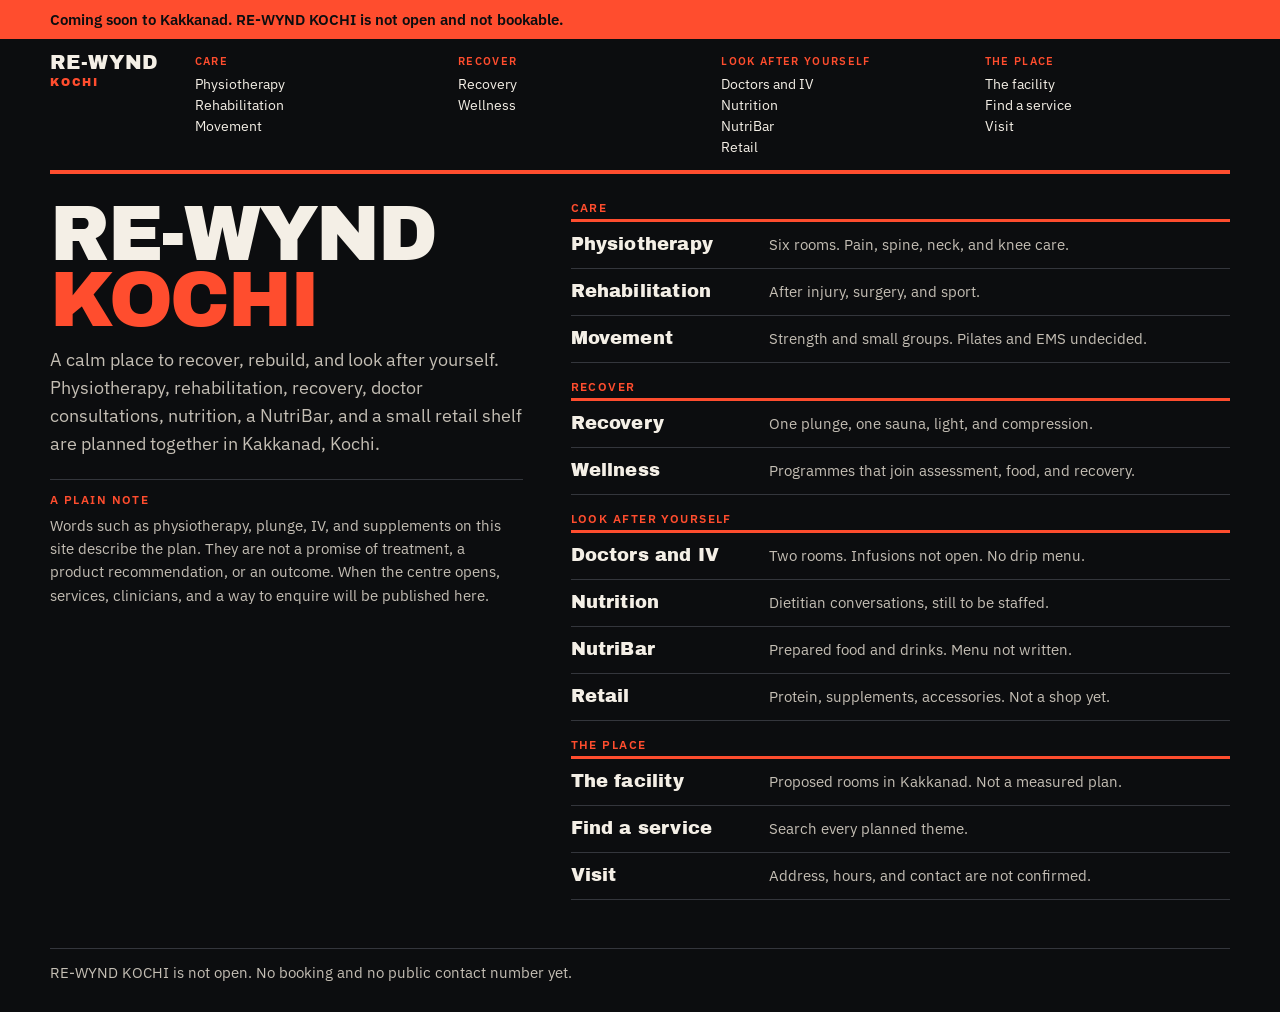
<file: website/index.html>
<!doctype html>
<html lang="en">
<head>
  <meta charset="utf-8">
  <meta name="viewport" content="width=device-width, initial-scale=1">
  <title>RE-WYND KOCHI | Coming soon to Kakkanad</title>
  <meta name="description" content="Coming soon to Kakkanad. RE-WYND KOCHI is a proposed physiotherapy, rehabilitation, recovery, wellness and nutrition centre. Not open and not bookable.">
  <meta name="theme-color" content="#0c0d0f">
  <meta property="og:title" content="RE-WYND KOCHI | Coming soon to Kakkanad">
  <meta property="og:description" content="Coming soon to Kakkanad. RE-WYND KOCHI is a proposed physiotherapy, rehabilitation, recovery, wellness and nutrition centre. Not open and not bookable.">
  <meta property="og:type" content="website">
  <meta name="twitter:card" content="summary">
  <meta name="twitter:title" content="RE-WYND KOCHI | Coming soon to Kakkanad">
  <meta name="twitter:description" content="Coming soon to Kakkanad. RE-WYND KOCHI is a proposed physiotherapy, rehabilitation, recovery, wellness and nutrition centre. Not open and not bookable.">
  <link rel="preconnect" href="https://fonts.googleapis.com">
  <link rel="preconnect" href="https://fonts.gstatic.com" crossorigin>
  <link href="https://fonts.googleapis.com/css2?family=Archivo+Black&family=IBM+Plex+Sans:wght@400;500;600&display=swap" rel="stylesheet">
  <link rel="stylesheet" href="assets/styles.css">
  <link rel="icon" href="data:image/svg+xml,%3Csvg xmlns='http://www.w3.org/2000/svg' viewBox='0 0 32 32'%3E%3Crect fill='%230c0d0f' width='32' height='32'/%3E%3Crect fill='%23ff4d2e' y='26' width='32' height='6'/%3E%3C/svg%3E">
  <script type="application/ld+json">
  {
    "@context": "https://schema.org",
    "@type": "MedicalBusiness",
    "name": "RE-WYND KOCHI",
    "description": "Coming soon to Kakkanad. A proposed centre for physiotherapy, rehabilitation, recovery, wellness and nutrition. Not open and not bookable.",
    "address": {
      "@type": "PostalAddress",
      "addressLocality": "Kakkanad",
      "addressRegion": "Kerala",
      "addressCountry": "IN"
    }
  }
  </script>
</head>
<body>
  <a class="skip" href="#content">Skip to content</a>
  <div class="soon" role="status">
    <p>Coming soon to Kakkanad. RE-WYND KOCHI is not open and not bookable.</p>
  </div>
  <header class="site">
    <a class="brand" href="index.html"><strong>RE-WYND</strong><span>KOCHI</span></a>
    <nav class="primary" aria-label="Primary">
      <div>
        <p class="nav-label">Care</p>
        <a href="physiotherapy.html">Physiotherapy</a>
        <a href="rehabilitation.html">Rehabilitation</a>
        <a href="movement.html">Movement</a>
      </div>
      <div>
        <p class="nav-label">Recover</p>
        <a href="recovery.html">Recovery</a>
        <a href="wellness.html">Wellness</a>
      </div>
      <div>
        <p class="nav-label">Look after yourself</p>
        <a href="medical.html">Doctors and IV</a>
        <a href="nutrition.html">Nutrition</a>
        <a href="nutribar.html">NutriBar</a>
        <a href="retail.html">Retail</a>
      </div>
      <div>
        <p class="nav-label">The place</p>
        <a href="facility.html">The facility</a>
        <a href="services.html">Find a service</a>
        <a href="visit.html">Visit</a>
      </div>
    </nav>
  </header>
  <main class="split" id="content">
    <div>
      <h1>RE-WYND<span>KOCHI</span></h1>
      <p class="lede">A calm place to recover, rebuild, and look after yourself. Physiotherapy, rehabilitation, recovery, doctor consultations, nutrition, a NutriBar, and a small retail shelf are planned together in Kakkanad, Kochi.</p>
      <section class="note" aria-labelledby="plain-heading">
        <h2 id="plain-heading">A plain note</h2>
        <p>Words such as physiotherapy, plunge, IV, and supplements on this site describe the plan. They are not a promise of treatment, a product recommendation, or an outcome. When the centre opens, services, clinicians, and a way to enquire will be published here.</p>
      </section>
    </div>
    <div class="bands">
      <section class="band" aria-labelledby="care-heading">
        <h2 id="care-heading">Care</h2>
        <ul>
          <li><a href="physiotherapy.html"><strong>Physiotherapy</strong><span>Six rooms. Pain, spine, neck, and knee care.</span></a></li>
          <li><a href="rehabilitation.html"><strong>Rehabilitation</strong><span>After injury, surgery, and sport.</span></a></li>
          <li><a href="movement.html"><strong>Movement</strong><span>Strength and small groups. Pilates and EMS undecided.</span></a></li>
        </ul>
      </section>
      <section class="band" aria-labelledby="recover-heading">
        <h2 id="recover-heading">Recover</h2>
        <ul>
          <li><a href="recovery.html"><strong>Recovery</strong><span>One plunge, one sauna, light, and compression.</span></a></li>
          <li><a href="wellness.html"><strong>Wellness</strong><span>Programmes that join assessment, food, and recovery.</span></a></li>
        </ul>
      </section>
      <section class="band" aria-labelledby="daily-heading">
        <h2 id="daily-heading">Look after yourself</h2>
        <ul>
          <li><a href="medical.html"><strong>Doctors and IV</strong><span>Two rooms. Infusions not open. No drip menu.</span></a></li>
          <li><a href="nutrition.html"><strong>Nutrition</strong><span>Dietitian conversations, still to be staffed.</span></a></li>
          <li><a href="nutribar.html"><strong>NutriBar</strong><span>Prepared food and drinks. Menu not written.</span></a></li>
          <li><a href="retail.html"><strong>Retail</strong><span>Protein, supplements, accessories. Not a shop yet.</span></a></li>
        </ul>
      </section>
      <section class="band" aria-labelledby="place-heading">
        <h2 id="place-heading">The place</h2>
        <ul>
          <li><a href="facility.html"><strong>The facility</strong><span>Proposed rooms in Kakkanad. Not a measured plan.</span></a></li>
          <li><a href="services.html"><strong>Find a service</strong><span>Search every planned theme.</span></a></li>
          <li><a href="visit.html"><strong>Visit</strong><span>Address, hours, and contact are not confirmed.</span></a></li>
        </ul>
      </section>
    </div>
  </main>
  <footer class="site">
    <p>RE-WYND KOCHI is not open. No booking and no public contact number yet.</p>
  </footer>
</body>
</html>
</file>
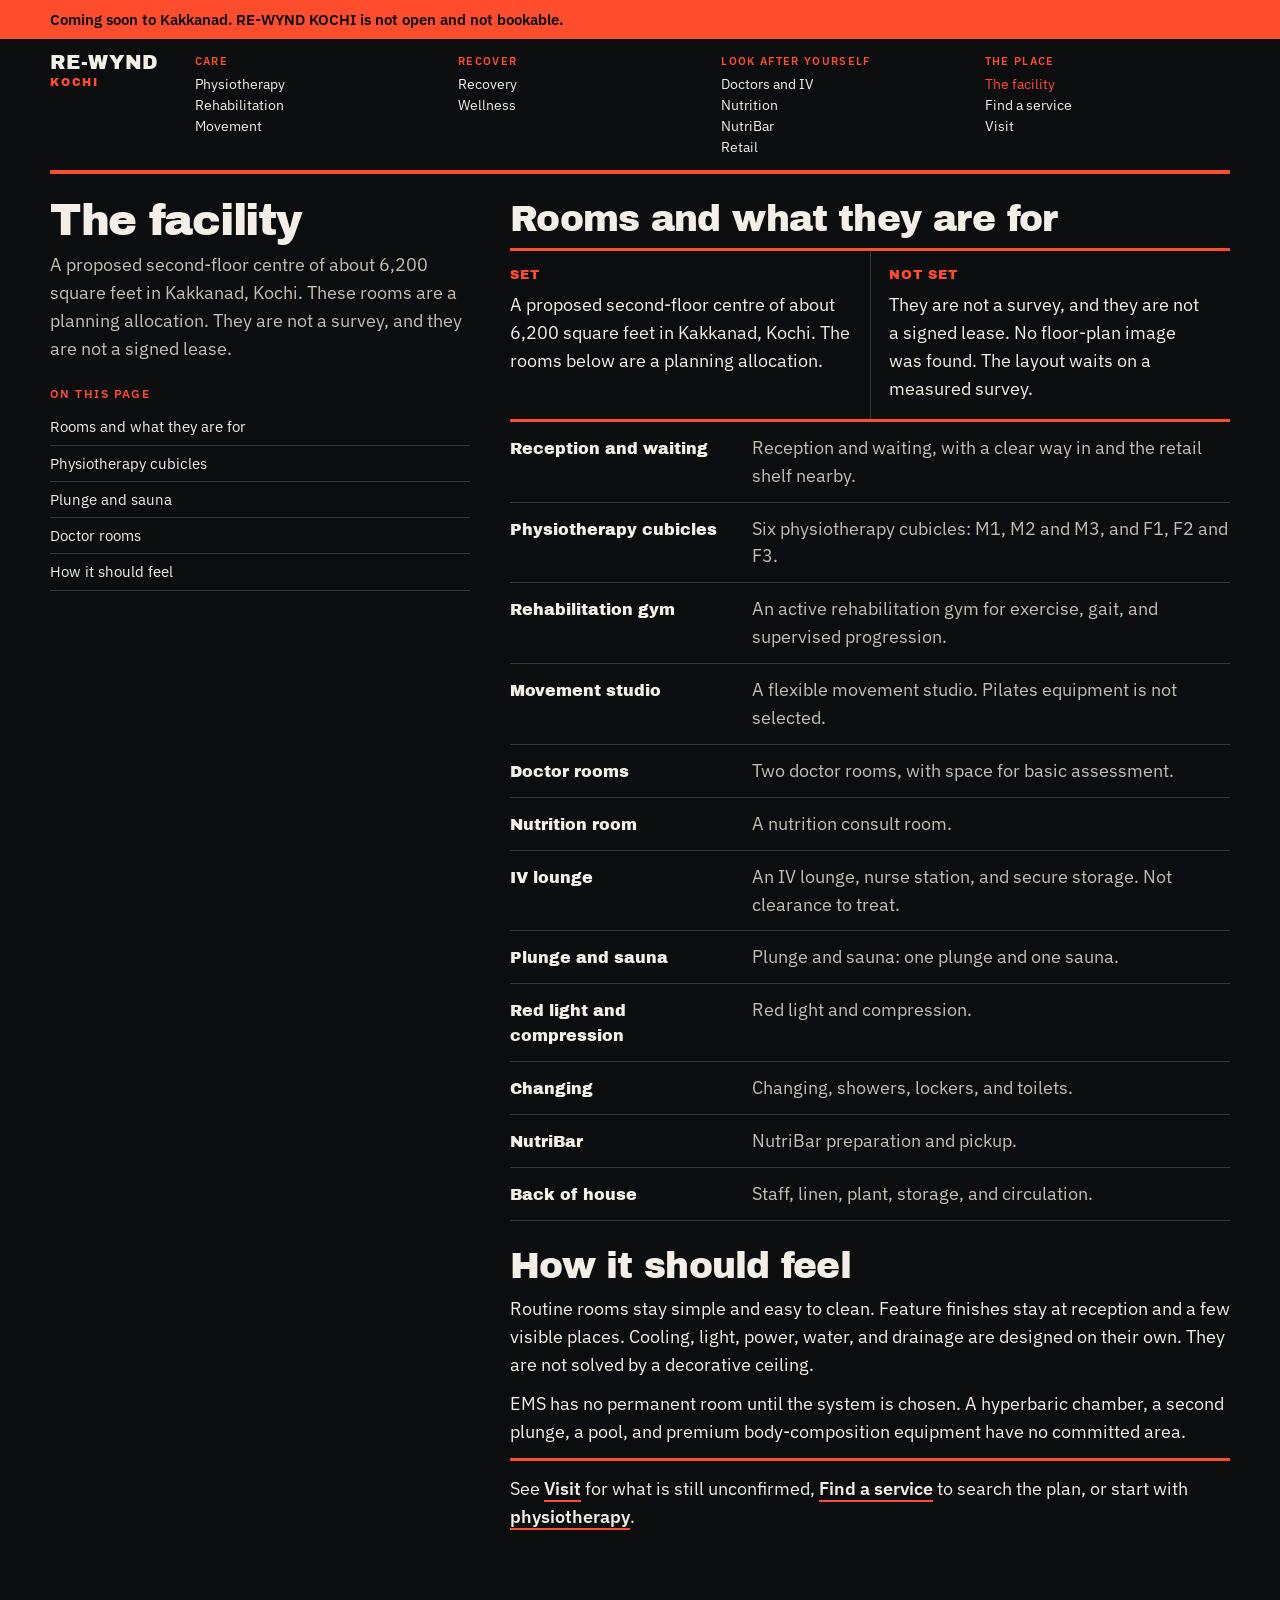
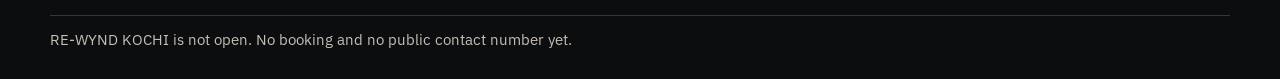
<file: website/facility.html>
<!doctype html>
<html lang="en">
<head>
  <meta charset="utf-8">
  <meta name="viewport" content="width=device-width, initial-scale=1">
  <title>The facility in Kakkanad | RE-WYND KOCHI</title>
  <meta name="description" content="Coming soon to Kakkanad. Rooms planned for RE-WYND KOCHI: six physiotherapy cubicles, gym, recovery, doctors, NutriBar and retail. Not a measured plan.">
  <meta name="theme-color" content="#0c0d0f">
  <meta property="og:title" content="The facility in Kakkanad | RE-WYND KOCHI">
  <meta property="og:description" content="Coming soon to Kakkanad. Rooms planned for RE-WYND KOCHI: six physiotherapy cubicles, gym, recovery, doctors, NutriBar and retail. Not a measured plan.">
  <meta property="og:type" content="website">
  <meta name="twitter:card" content="summary">
  <meta name="twitter:title" content="The facility in Kakkanad | RE-WYND KOCHI">
  <meta name="twitter:description" content="Coming soon to Kakkanad. Rooms planned for RE-WYND KOCHI: six physiotherapy cubicles, gym, recovery, doctors, NutriBar and retail. Not a measured plan.">
  <link rel="preconnect" href="https://fonts.googleapis.com">
  <link rel="preconnect" href="https://fonts.gstatic.com" crossorigin>
  <link href="https://fonts.googleapis.com/css2?family=Archivo+Black&family=IBM+Plex+Sans:wght@400;500;600&display=swap" rel="stylesheet">
  <link rel="icon" href="data:image/svg+xml,%3Csvg xmlns='http://www.w3.org/2000/svg' viewBox='0 0 32 32'%3E%3Crect fill='%230c0d0f' width='32' height='32'/%3E%3Crect fill='%23ff4d2e' y='26' width='32' height='6'/%3E%3C/svg%3E">
  <link rel="stylesheet" href="assets/styles.css">
</head>
<body>
  <a class="skip" href="#content">Skip to content</a>
  <div class="soon" role="status"><p>Coming soon to Kakkanad. RE-WYND KOCHI is not open and not bookable.</p></div>
  <header class="site">
    <a class="brand" href="index.html"><strong>RE-WYND</strong><span>KOCHI</span></a>
    <nav class="primary" aria-label="Primary">
      <div>
        <p class="nav-label">Care</p>
        <a href="physiotherapy.html">Physiotherapy</a>
        <a href="rehabilitation.html">Rehabilitation</a>
        <a href="movement.html">Movement</a>
      </div>
      <div>
        <p class="nav-label">Recover</p>
        <a href="recovery.html">Recovery</a>
        <a href="wellness.html">Wellness</a>
      </div>
      <div>
        <p class="nav-label">Look after yourself</p>
        <a href="medical.html">Doctors and IV</a>
        <a href="nutrition.html">Nutrition</a>
        <a href="nutribar.html">NutriBar</a>
        <a href="retail.html">Retail</a>
      </div>
      <div>
        <p class="nav-label">The place</p>
        <a href="facility.html" aria-current="page">The facility</a>
        <a href="services.html">Find a service</a>
        <a href="visit.html">Visit</a>
      </div>
    </nav>
  </header>
  <main class="read" id="content">
    <aside class="rail">
      <h1>The facility</h1>
      <p class="lede">A proposed second-floor centre of about 6,200 square feet in Kakkanad, Kochi. These rooms are a planning allocation. They are not a survey, and they are not a signed lease.</p>
      <nav class="onpage" aria-label="On this page">
        <p>On this page</p>
        <a href="#rooms">Rooms and what they are for</a>
        <a href="#cubicles">Physiotherapy cubicles</a>
        <a href="#thermal">Plunge and sauna</a>
        <a href="#doctors">Doctor rooms</a>
        <a href="#feel">How it should feel</a>
      </nav>
    </aside>
    <div class="column">
      <section aria-labelledby="rooms">
        <h2 id="rooms">Rooms and what they are for</h2>
        <div class="pair">
          <div>
            <p class="pair-label">Set</p>
            <p>A proposed second-floor centre of about 6,200 square feet in Kakkanad, Kochi. The rooms below are a planning allocation.</p>
          </div>
          <div>
            <p class="pair-label">Not set</p>
            <p>They are not a survey, and they are not a signed lease. No floor-plan image was found. The layout waits on a measured survey.</p>
          </div>
        </div>
        <ul class="register">
          <li id="reception"><strong>Reception and waiting</strong><span>Reception and waiting, with a clear way in and the retail shelf nearby.</span></li>
          <li id="cubicles"><strong>Physiotherapy cubicles</strong><span>Six physiotherapy cubicles: M1, M2 and M3, and F1, F2 and F3.</span></li>
          <li id="gym"><strong>Rehabilitation gym</strong><span>An active rehabilitation gym for exercise, gait, and supervised progression.</span></li>
          <li id="studio"><strong>Movement studio</strong><span>A flexible movement studio. Pilates equipment is not selected.</span></li>
          <li id="doctors"><strong>Doctor rooms</strong><span>Two doctor rooms, with space for basic assessment.</span></li>
          <li id="nutrition-room"><strong>Nutrition room</strong><span>A nutrition consult room.</span></li>
          <li id="iv-room"><strong>IV lounge</strong><span>An IV lounge, nurse station, and secure storage. Not clearance to treat.</span></li>
          <li id="thermal"><strong>Plunge and sauna</strong><span>Plunge and sauna: one plunge and one sauna.</span></li>
          <li id="dry"><strong>Red light and compression</strong><span>Red light and compression.</span></li>
          <li id="change"><strong>Changing</strong><span>Changing, showers, lockers, and toilets.</span></li>
          <li id="bar"><strong>NutriBar</strong><span>NutriBar preparation and pickup.</span></li>
          <li id="back"><strong>Back of house</strong><span>Staff, linen, plant, storage, and circulation.</span></li>
        </ul>
      </section>
      <section aria-labelledby="feel">
        <h2 id="feel">How it should feel</h2>
        <p>Routine rooms stay simple and easy to clean. Feature finishes stay at reception and a few visible places. Cooling, light, power, water, and drainage are designed on their own. They are not solved by a decorative ceiling.</p>
        <p>EMS has no permanent room until the system is chosen. A hyperbaric chamber, a second plunge, a pool, and premium body-composition equipment have no committed area.</p>
        <p class="handoff">See <a href="visit.html">Visit</a> for what is still unconfirmed, <a href="services.html">Find a service</a> to search the plan, or start with <a href="physiotherapy.html">physiotherapy</a>.</p>
      </section>
    </div>
  </main>
  <footer class="site">
    <p>RE-WYND KOCHI is not open. No booking and no public contact number yet.</p>
  </footer>
</body>
</html>
</file>
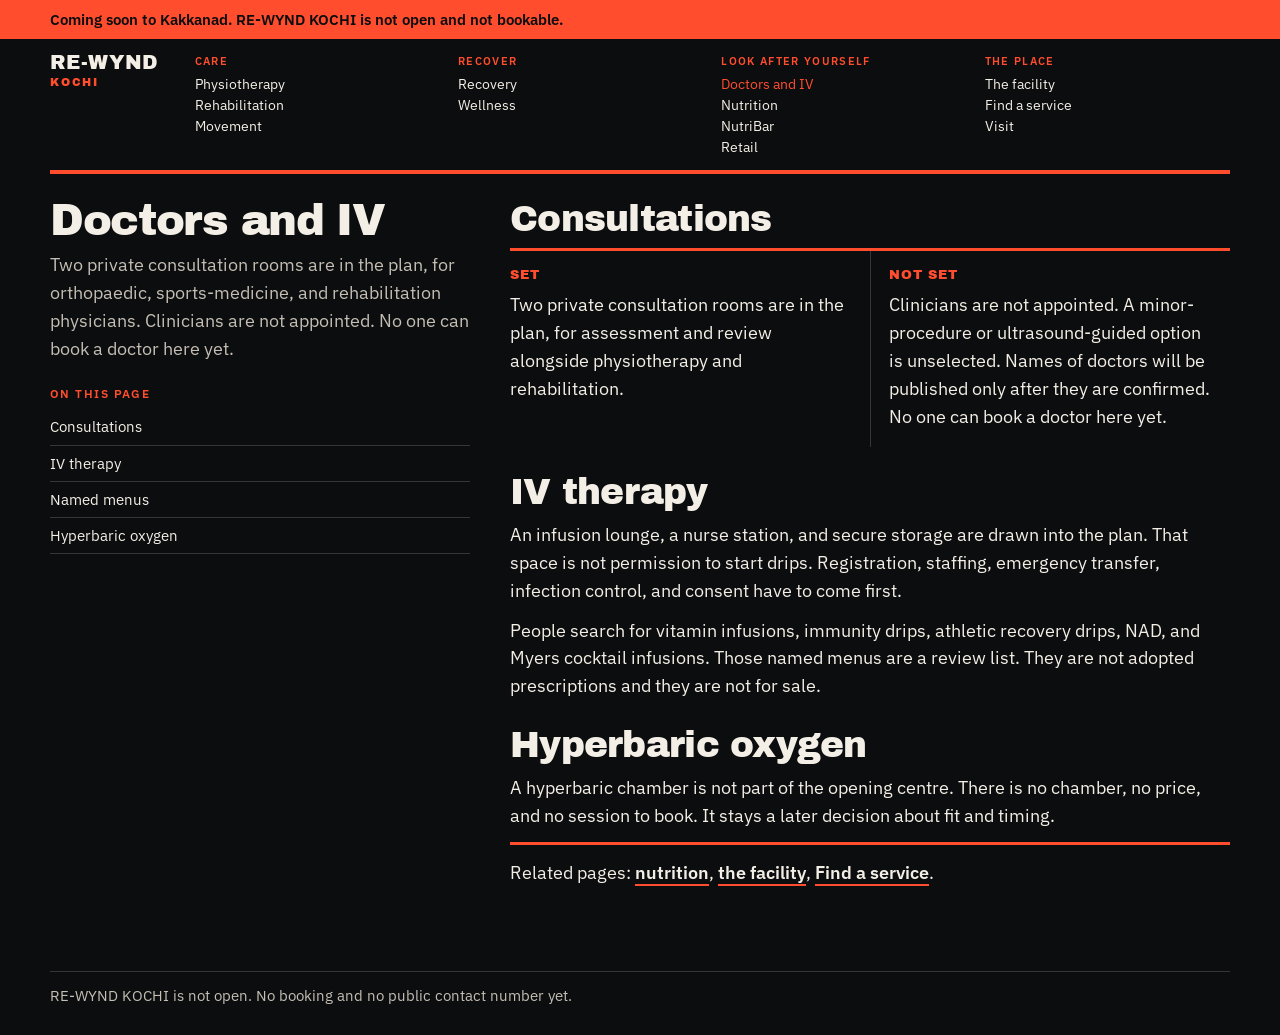
<file: website/medical.html>
<!doctype html>
<html lang="en">
<head>
  <meta charset="utf-8">
  <meta name="viewport" content="width=device-width, initial-scale=1">
  <title>Doctors and IV therapy | RE-WYND KOCHI</title>
  <meta name="description" content="Coming soon to Kakkanad. Two doctor rooms and an intended IV service at RE-WYND KOCHI. No infusion menu is adopted and care is not open.">
  <meta name="theme-color" content="#0c0d0f">
  <meta property="og:title" content="Doctors and IV therapy | RE-WYND KOCHI">
  <meta property="og:description" content="Coming soon to Kakkanad. Two doctor rooms and an intended IV service at RE-WYND KOCHI. No infusion menu is adopted and care is not open.">
  <meta property="og:type" content="website">
  <meta name="twitter:card" content="summary">
  <meta name="twitter:title" content="Doctors and IV therapy | RE-WYND KOCHI">
  <meta name="twitter:description" content="Coming soon to Kakkanad. Two doctor rooms and an intended IV service at RE-WYND KOCHI. No infusion menu is adopted and care is not open.">
  <link rel="preconnect" href="https://fonts.googleapis.com">
  <link rel="preconnect" href="https://fonts.gstatic.com" crossorigin>
  <link href="https://fonts.googleapis.com/css2?family=Archivo+Black&family=IBM+Plex+Sans:wght@400;500;600&display=swap" rel="stylesheet">
  <link rel="icon" href="data:image/svg+xml,%3Csvg xmlns='http://www.w3.org/2000/svg' viewBox='0 0 32 32'%3E%3Crect fill='%230c0d0f' width='32' height='32'/%3E%3Crect fill='%23ff4d2e' y='26' width='32' height='6'/%3E%3C/svg%3E">
  <link rel="stylesheet" href="assets/styles.css">
</head>
<body>
  <a class="skip" href="#content">Skip to content</a>
  <div class="soon" role="status"><p>Coming soon to Kakkanad. RE-WYND KOCHI is not open and not bookable.</p></div>
  <header class="site">
    <a class="brand" href="index.html"><strong>RE-WYND</strong><span>KOCHI</span></a>
    <nav class="primary" aria-label="Primary">
      <div>
        <p class="nav-label">Care</p>
        <a href="physiotherapy.html">Physiotherapy</a>
        <a href="rehabilitation.html">Rehabilitation</a>
        <a href="movement.html">Movement</a>
      </div>
      <div>
        <p class="nav-label">Recover</p>
        <a href="recovery.html">Recovery</a>
        <a href="wellness.html">Wellness</a>
      </div>
      <div>
        <p class="nav-label">Look after yourself</p>
        <a href="medical.html" aria-current="page">Doctors and IV</a>
        <a href="nutrition.html">Nutrition</a>
        <a href="nutribar.html">NutriBar</a>
        <a href="retail.html">Retail</a>
      </div>
      <div>
        <p class="nav-label">The place</p>
        <a href="facility.html">The facility</a>
        <a href="services.html">Find a service</a>
        <a href="visit.html">Visit</a>
      </div>
    </nav>
  </header>
  <main class="read" id="content">
    <aside class="rail">
      <h1>Doctors and IV</h1>
      <p class="lede">Two private consultation rooms are in the plan, for orthopaedic, sports-medicine, and rehabilitation physicians. Clinicians are not appointed. No one can book a doctor here yet.</p>
      <nav class="onpage" aria-label="On this page">
        <p>On this page</p>
        <a href="#rooms">Consultations</a>
        <a href="#iv">IV therapy</a>
        <a href="#infusions">Named menus</a>
        <a href="#hbot">Hyperbaric oxygen</a>
      </nav>
    </aside>
    <div class="column">
      <section aria-labelledby="rooms">
        <h2 id="rooms">Consultations</h2>
        <div class="pair">
          <div>
            <p class="pair-label">Set</p>
            <p>Two private consultation rooms are in the plan, for assessment and review alongside physiotherapy and rehabilitation.</p>
          </div>
          <div>
            <p class="pair-label">Not set</p>
            <p>Clinicians are not appointed. A minor-procedure or ultrasound-guided option is unselected. Names of doctors will be published only after they are confirmed. No one can book a doctor here yet.</p>
          </div>
        </div>
      </section>
      <section aria-labelledby="iv">
        <h2 id="iv">IV therapy</h2>
        <p>An infusion lounge, a nurse station, and secure storage are drawn into the plan. That space is not permission to start drips. Registration, staffing, emergency transfer, infection control, and consent have to come first.</p>
        <p id="infusions">People search for vitamin infusions, immunity drips, athletic recovery drips, NAD, and Myers cocktail infusions. Those named menus are a review list. They are not adopted prescriptions and they are not for sale.</p>
      </section>
      <section aria-labelledby="hbot">
        <h2 id="hbot">Hyperbaric oxygen</h2>
        <p>A hyperbaric chamber is not part of the opening centre. There is no chamber, no price, and no session to book. It stays a later decision about fit and timing.</p>
        <p class="handoff">Related pages: <a href="nutrition.html">nutrition</a>, <a href="facility.html#doctors">the facility</a>, <a href="services.html">Find a service</a>.</p>
      </section>
    </div>
  </main>
  <footer class="site">
    <p>RE-WYND KOCHI is not open. No booking and no public contact number yet.</p>
  </footer>
</body>
</html>
</file>
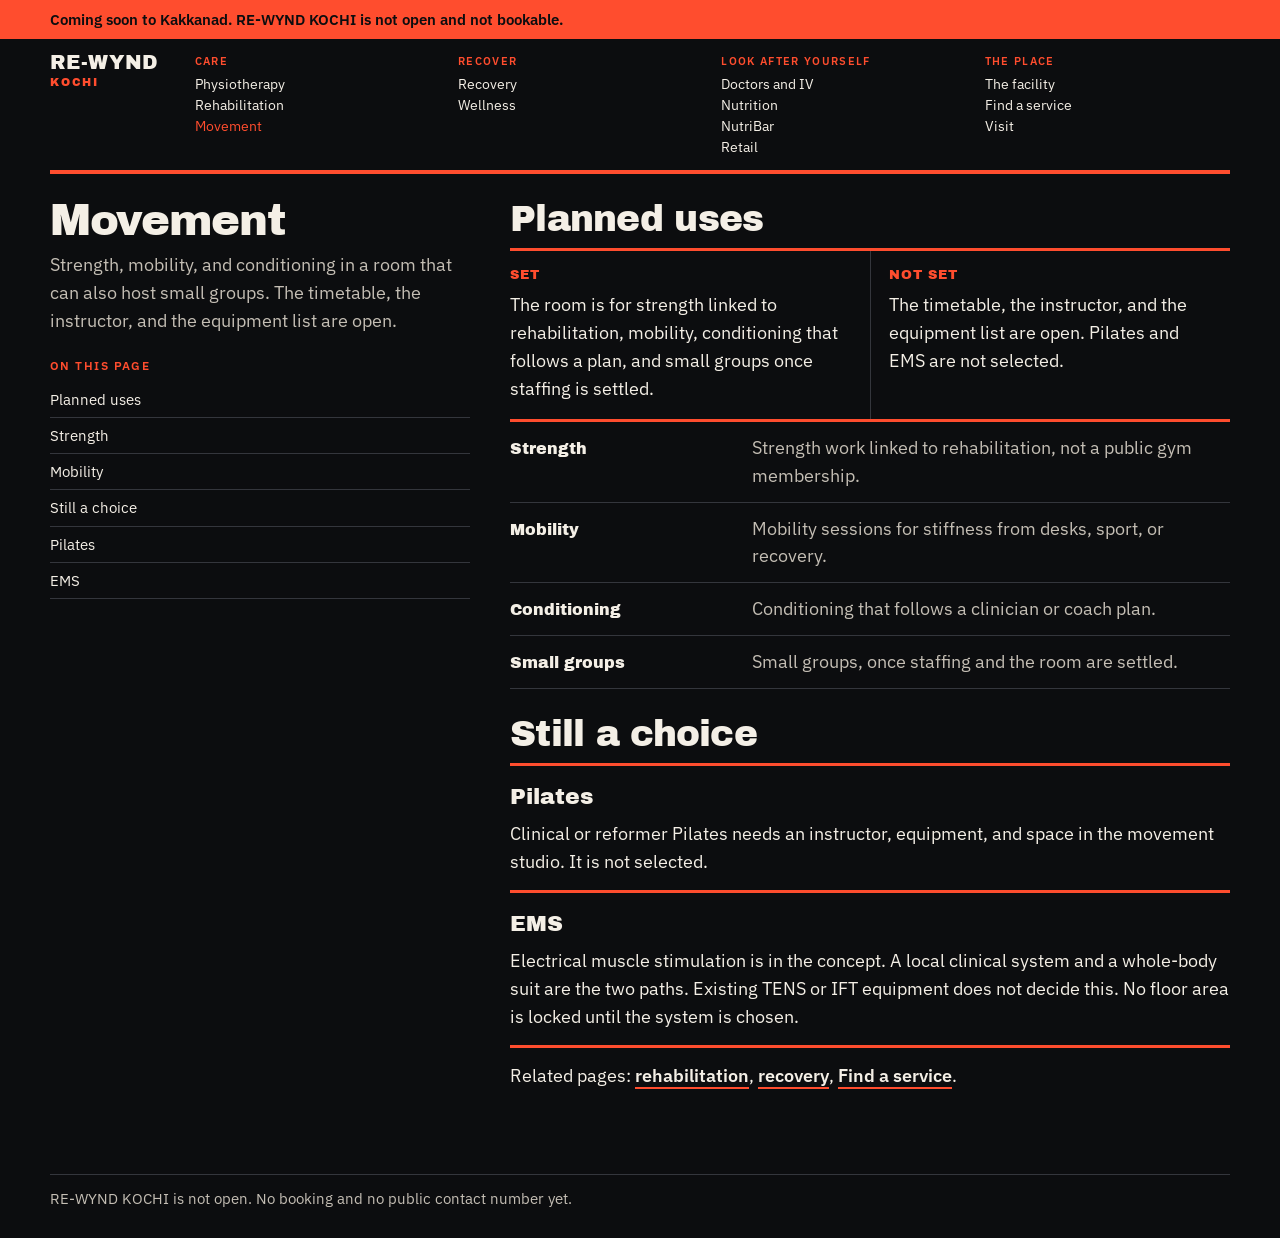
<file: website/movement.html>
<!doctype html>
<html lang="en">
<head>
  <meta charset="utf-8">
  <meta name="viewport" content="width=device-width, initial-scale=1">
  <title>Movement, Pilates and EMS | RE-WYND KOCHI</title>
  <meta name="description" content="Coming soon to Kakkanad. Strength, mobility and small-group movement at RE-WYND KOCHI. Pilates and EMS are not selected yet.">
  <meta name="theme-color" content="#0c0d0f">
  <meta property="og:title" content="Movement, Pilates and EMS | RE-WYND KOCHI">
  <meta property="og:description" content="Coming soon to Kakkanad. Strength, mobility and small-group movement at RE-WYND KOCHI. Pilates and EMS are not selected yet.">
  <meta property="og:type" content="website">
  <meta name="twitter:card" content="summary">
  <meta name="twitter:title" content="Movement, Pilates and EMS | RE-WYND KOCHI">
  <meta name="twitter:description" content="Coming soon to Kakkanad. Strength, mobility and small-group movement at RE-WYND KOCHI. Pilates and EMS are not selected yet.">
  <link rel="preconnect" href="https://fonts.googleapis.com">
  <link rel="preconnect" href="https://fonts.gstatic.com" crossorigin>
  <link href="https://fonts.googleapis.com/css2?family=Archivo+Black&family=IBM+Plex+Sans:wght@400;500;600&display=swap" rel="stylesheet">
  <link rel="icon" href="data:image/svg+xml,%3Csvg xmlns='http://www.w3.org/2000/svg' viewBox='0 0 32 32'%3E%3Crect fill='%230c0d0f' width='32' height='32'/%3E%3Crect fill='%23ff4d2e' y='26' width='32' height='6'/%3E%3C/svg%3E">
  <link rel="stylesheet" href="assets/styles.css">
</head>
<body>
  <a class="skip" href="#content">Skip to content</a>
  <div class="soon" role="status"><p>Coming soon to Kakkanad. RE-WYND KOCHI is not open and not bookable.</p></div>
  <header class="site">
    <a class="brand" href="index.html"><strong>RE-WYND</strong><span>KOCHI</span></a>
    <nav class="primary" aria-label="Primary">
      <div>
        <p class="nav-label">Care</p>
        <a href="physiotherapy.html">Physiotherapy</a>
        <a href="rehabilitation.html">Rehabilitation</a>
        <a href="movement.html" aria-current="page">Movement</a>
      </div>
      <div>
        <p class="nav-label">Recover</p>
        <a href="recovery.html">Recovery</a>
        <a href="wellness.html">Wellness</a>
      </div>
      <div>
        <p class="nav-label">Look after yourself</p>
        <a href="medical.html">Doctors and IV</a>
        <a href="nutrition.html">Nutrition</a>
        <a href="nutribar.html">NutriBar</a>
        <a href="retail.html">Retail</a>
      </div>
      <div>
        <p class="nav-label">The place</p>
        <a href="facility.html">The facility</a>
        <a href="services.html">Find a service</a>
        <a href="visit.html">Visit</a>
      </div>
    </nav>
  </header>
  <main class="read" id="content">
    <aside class="rail">
      <h1>Movement</h1>
      <p class="lede">Strength, mobility, and conditioning in a room that can also host small groups. The timetable, the instructor, and the equipment list are open.</p>
      <nav class="onpage" aria-label="On this page">
        <p>On this page</p>
        <a href="#uses">Planned uses</a>
        <a href="#strength">Strength</a>
        <a href="#mobility">Mobility</a>
        <a href="#choice">Still a choice</a>
        <a href="#pilates">Pilates</a>
        <a href="#ems">EMS</a>
      </nav>
    </aside>
    <div class="column">
      <section aria-labelledby="uses">
        <h2 id="uses">Planned uses</h2>
        <div class="pair">
          <div>
            <p class="pair-label">Set</p>
            <p>The room is for strength linked to rehabilitation, mobility, conditioning that follows a plan, and small groups once staffing is settled.</p>
          </div>
          <div>
            <p class="pair-label">Not set</p>
            <p>The timetable, the instructor, and the equipment list are open. Pilates and EMS are not selected.</p>
          </div>
        </div>
        <ul class="register">
          <li id="strength"><strong>Strength</strong><span>Strength work linked to rehabilitation, not a public gym membership.</span></li>
          <li id="mobility"><strong>Mobility</strong><span>Mobility sessions for stiffness from desks, sport, or recovery.</span></li>
          <li id="conditioning"><strong>Conditioning</strong><span>Conditioning that follows a clinician or coach plan.</span></li>
          <li id="groups"><strong>Small groups</strong><span>Small groups, once staffing and the room are settled.</span></li>
        </ul>
      </section>
      <section class="themes" aria-labelledby="choice">
        <h2 id="choice">Still a choice</h2>
        <article id="pilates">
          <h3>Pilates</h3>
          <p>Clinical or reformer Pilates needs an instructor, equipment, and space in the movement studio. It is not selected.</p>
        </article>
        <article id="ems">
          <h3>EMS</h3>
          <p>Electrical muscle stimulation is in the concept. A local clinical system and a whole-body suit are the two paths. Existing TENS or IFT equipment does not decide this. No floor area is locked until the system is chosen.</p>
        </article>
        <p class="handoff">Related pages: <a href="rehabilitation.html">rehabilitation</a>, <a href="recovery.html">recovery</a>, <a href="services.html">Find a service</a>.</p>
      </section>
    </div>
  </main>
  <footer class="site">
    <p>RE-WYND KOCHI is not open. No booking and no public contact number yet.</p>
  </footer>
</body>
</html>
</file>
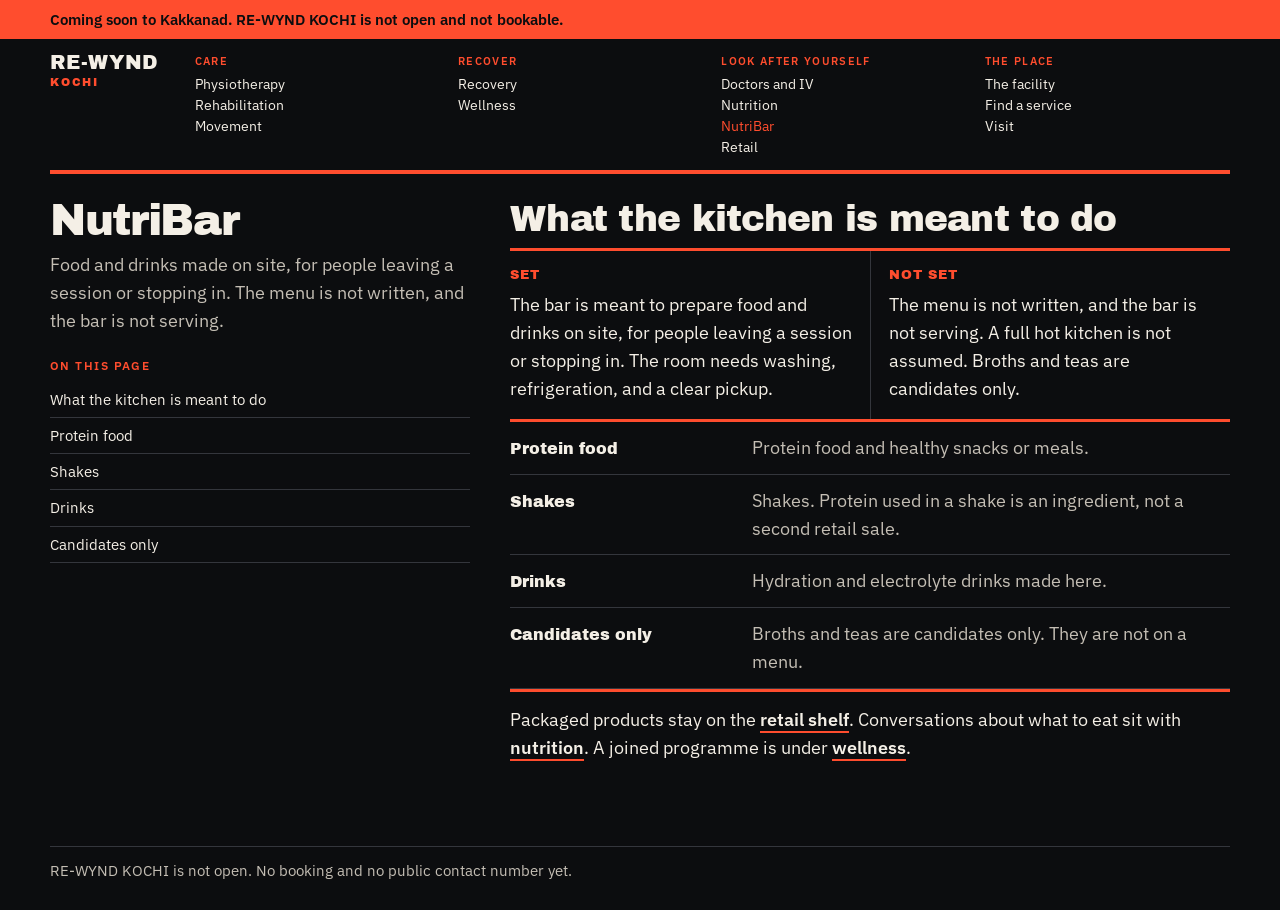
<file: website/nutribar.html>
<!doctype html>
<html lang="en">
<head>
  <meta charset="utf-8">
  <meta name="viewport" content="width=device-width, initial-scale=1">
  <title>NutriBar | RE-WYND KOCHI</title>
  <meta name="description" content="Coming soon to Kakkanad. The RE-WYND NutriBar will prepare protein food, snacks, shakes and drinks. The menu is not final and the bar is not open.">
  <meta name="theme-color" content="#0c0d0f">
  <meta property="og:title" content="NutriBar | RE-WYND KOCHI">
  <meta property="og:description" content="Coming soon to Kakkanad. The RE-WYND NutriBar will prepare protein food, snacks, shakes and drinks. The menu is not final and the bar is not open.">
  <meta property="og:type" content="website">
  <meta name="twitter:card" content="summary">
  <meta name="twitter:title" content="NutriBar | RE-WYND KOCHI">
  <meta name="twitter:description" content="Coming soon to Kakkanad. The RE-WYND NutriBar will prepare protein food, snacks, shakes and drinks. The menu is not final and the bar is not open.">
  <link rel="preconnect" href="https://fonts.googleapis.com">
  <link rel="preconnect" href="https://fonts.gstatic.com" crossorigin>
  <link href="https://fonts.googleapis.com/css2?family=Archivo+Black&family=IBM+Plex+Sans:wght@400;500;600&display=swap" rel="stylesheet">
  <link rel="icon" href="data:image/svg+xml,%3Csvg xmlns='http://www.w3.org/2000/svg' viewBox='0 0 32 32'%3E%3Crect fill='%230c0d0f' width='32' height='32'/%3E%3Crect fill='%23ff4d2e' y='26' width='32' height='6'/%3E%3C/svg%3E">
  <link rel="stylesheet" href="assets/styles.css">
</head>
<body>
  <a class="skip" href="#content">Skip to content</a>
  <div class="soon" role="status"><p>Coming soon to Kakkanad. RE-WYND KOCHI is not open and not bookable.</p></div>
  <header class="site">
    <a class="brand" href="index.html"><strong>RE-WYND</strong><span>KOCHI</span></a>
    <nav class="primary" aria-label="Primary">
      <div>
        <p class="nav-label">Care</p>
        <a href="physiotherapy.html">Physiotherapy</a>
        <a href="rehabilitation.html">Rehabilitation</a>
        <a href="movement.html">Movement</a>
      </div>
      <div>
        <p class="nav-label">Recover</p>
        <a href="recovery.html">Recovery</a>
        <a href="wellness.html">Wellness</a>
      </div>
      <div>
        <p class="nav-label">Look after yourself</p>
        <a href="medical.html">Doctors and IV</a>
        <a href="nutrition.html">Nutrition</a>
        <a href="nutribar.html" aria-current="page">NutriBar</a>
        <a href="retail.html">Retail</a>
      </div>
      <div>
        <p class="nav-label">The place</p>
        <a href="facility.html">The facility</a>
        <a href="services.html">Find a service</a>
        <a href="visit.html">Visit</a>
      </div>
    </nav>
  </header>
  <main class="read" id="content">
    <aside class="rail">
      <h1>NutriBar</h1>
      <p class="lede">Food and drinks made on site, for people leaving a session or stopping in. The menu is not written, and the bar is not serving.</p>
      <nav class="onpage" aria-label="On this page">
        <p>On this page</p>
        <a href="#kitchen">What the kitchen is meant to do</a>
        <a href="#protein-food">Protein food</a>
        <a href="#shakes">Shakes</a>
        <a href="#drinks">Drinks</a>
        <a href="#candidates">Candidates only</a>
      </nav>
    </aside>
    <div class="column">
      <section aria-labelledby="kitchen">
        <h2 id="kitchen">What the kitchen is meant to do</h2>
        <div class="pair">
          <div>
            <p class="pair-label">Set</p>
            <p>The bar is meant to prepare food and drinks on site, for people leaving a session or stopping in. The room needs washing, refrigeration, and a clear pickup.</p>
          </div>
          <div>
            <p class="pair-label">Not set</p>
            <p>The menu is not written, and the bar is not serving. A full hot kitchen is not assumed. Broths and teas are candidates only.</p>
          </div>
        </div>
        <ul class="register">
          <li id="protein-food"><strong>Protein food</strong><span>Protein food and healthy snacks or meals.</span></li>
          <li id="shakes"><strong>Shakes</strong><span>Shakes. Protein used in a shake is an ingredient, not a second retail sale.</span></li>
          <li id="drinks"><strong>Drinks</strong><span>Hydration and electrolyte drinks made here.</span></li>
          <li id="candidates"><strong>Candidates only</strong><span>Broths and teas are candidates only. They are not on a menu.</span></li>
        </ul>
        <p class="handoff">Packaged products stay on the <a href="retail.html">retail shelf</a>. Conversations about what to eat sit with <a href="nutrition.html">nutrition</a>. A joined programme is under <a href="wellness.html">wellness</a>.</p>
      </section>
    </div>
  </main>
  <footer class="site">
    <p>RE-WYND KOCHI is not open. No booking and no public contact number yet.</p>
  </footer>
</body>
</html>
</file>
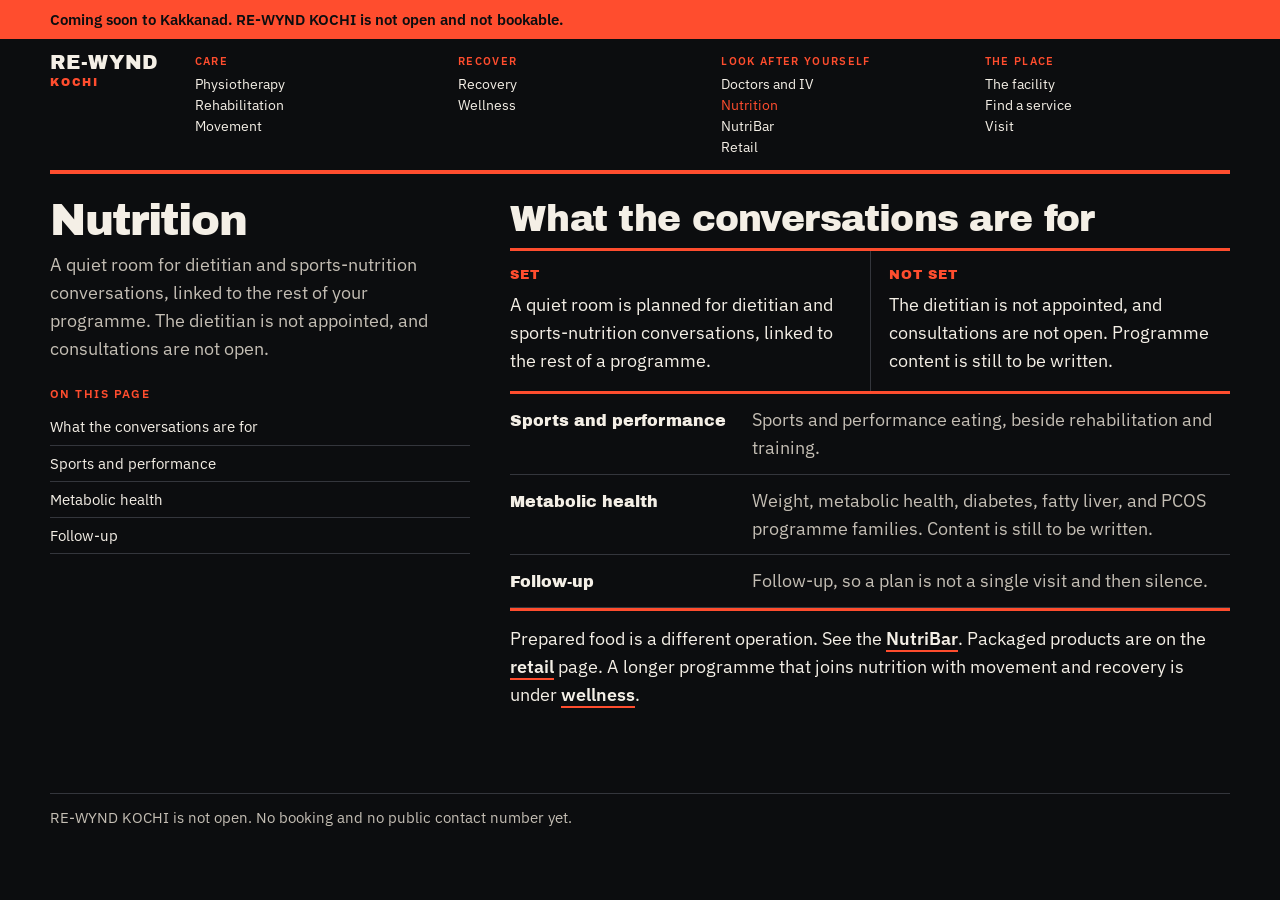
<file: website/nutrition.html>
<!doctype html>
<html lang="en">
<head>
  <meta charset="utf-8">
  <meta name="viewport" content="width=device-width, initial-scale=1">
  <title>Nutrition consultations | RE-WYND KOCHI</title>
  <meta name="description" content="Coming soon to Kakkanad. Dietitian and sports-nutrition consultations planned at RE-WYND KOCHI. Staffing and programmes are not final.">
  <meta name="theme-color" content="#0c0d0f">
  <meta property="og:title" content="Nutrition consultations | RE-WYND KOCHI">
  <meta property="og:description" content="Coming soon to Kakkanad. Dietitian and sports-nutrition consultations planned at RE-WYND KOCHI. Staffing and programmes are not final.">
  <meta property="og:type" content="website">
  <meta name="twitter:card" content="summary">
  <meta name="twitter:title" content="Nutrition consultations | RE-WYND KOCHI">
  <meta name="twitter:description" content="Coming soon to Kakkanad. Dietitian and sports-nutrition consultations planned at RE-WYND KOCHI. Staffing and programmes are not final.">
  <link rel="preconnect" href="https://fonts.googleapis.com">
  <link rel="preconnect" href="https://fonts.gstatic.com" crossorigin>
  <link href="https://fonts.googleapis.com/css2?family=Archivo+Black&family=IBM+Plex+Sans:wght@400;500;600&display=swap" rel="stylesheet">
  <link rel="icon" href="data:image/svg+xml,%3Csvg xmlns='http://www.w3.org/2000/svg' viewBox='0 0 32 32'%3E%3Crect fill='%230c0d0f' width='32' height='32'/%3E%3Crect fill='%23ff4d2e' y='26' width='32' height='6'/%3E%3C/svg%3E">
  <link rel="stylesheet" href="assets/styles.css">
</head>
<body>
  <a class="skip" href="#content">Skip to content</a>
  <div class="soon" role="status"><p>Coming soon to Kakkanad. RE-WYND KOCHI is not open and not bookable.</p></div>
  <header class="site">
    <a class="brand" href="index.html"><strong>RE-WYND</strong><span>KOCHI</span></a>
    <nav class="primary" aria-label="Primary">
      <div>
        <p class="nav-label">Care</p>
        <a href="physiotherapy.html">Physiotherapy</a>
        <a href="rehabilitation.html">Rehabilitation</a>
        <a href="movement.html">Movement</a>
      </div>
      <div>
        <p class="nav-label">Recover</p>
        <a href="recovery.html">Recovery</a>
        <a href="wellness.html">Wellness</a>
      </div>
      <div>
        <p class="nav-label">Look after yourself</p>
        <a href="medical.html">Doctors and IV</a>
        <a href="nutrition.html" aria-current="page">Nutrition</a>
        <a href="nutribar.html">NutriBar</a>
        <a href="retail.html">Retail</a>
      </div>
      <div>
        <p class="nav-label">The place</p>
        <a href="facility.html">The facility</a>
        <a href="services.html">Find a service</a>
        <a href="visit.html">Visit</a>
      </div>
    </nav>
  </header>
  <main class="read" id="content">
    <aside class="rail">
      <h1>Nutrition</h1>
      <p class="lede">A quiet room for dietitian and sports-nutrition conversations, linked to the rest of your programme. The dietitian is not appointed, and consultations are not open.</p>
      <nav class="onpage" aria-label="On this page">
        <p>On this page</p>
        <a href="#conversations">What the conversations are for</a>
        <a href="#sports">Sports and performance</a>
        <a href="#metabolic">Metabolic health</a>
        <a href="#follow">Follow-up</a>
      </nav>
    </aside>
    <div class="column">
      <section aria-labelledby="conversations">
        <h2 id="conversations">What the conversations are for</h2>
        <div class="pair">
          <div>
            <p class="pair-label">Set</p>
            <p>A quiet room is planned for dietitian and sports-nutrition conversations, linked to the rest of a programme.</p>
          </div>
          <div>
            <p class="pair-label">Not set</p>
            <p>The dietitian is not appointed, and consultations are not open. Programme content is still to be written.</p>
          </div>
        </div>
        <ul class="register">
          <li id="sports"><strong>Sports and performance</strong><span>Sports and performance eating, beside rehabilitation and training.</span></li>
          <li id="metabolic"><strong>Metabolic health</strong><span>Weight, metabolic health, diabetes, fatty liver, and PCOS programme families. Content is still to be written.</span></li>
          <li id="follow"><strong>Follow-up</strong><span>Follow-up, so a plan is not a single visit and then silence.</span></li>
        </ul>
        <p class="handoff">Prepared food is a different operation. See the <a href="nutribar.html">NutriBar</a>. Packaged products are on the <a href="retail.html">retail</a> page. A longer programme that joins nutrition with movement and recovery is under <a href="wellness.html">wellness</a>.</p>
      </section>
    </div>
  </main>
  <footer class="site">
    <p>RE-WYND KOCHI is not open. No booking and no public contact number yet.</p>
  </footer>
</body>
</html>
</file>
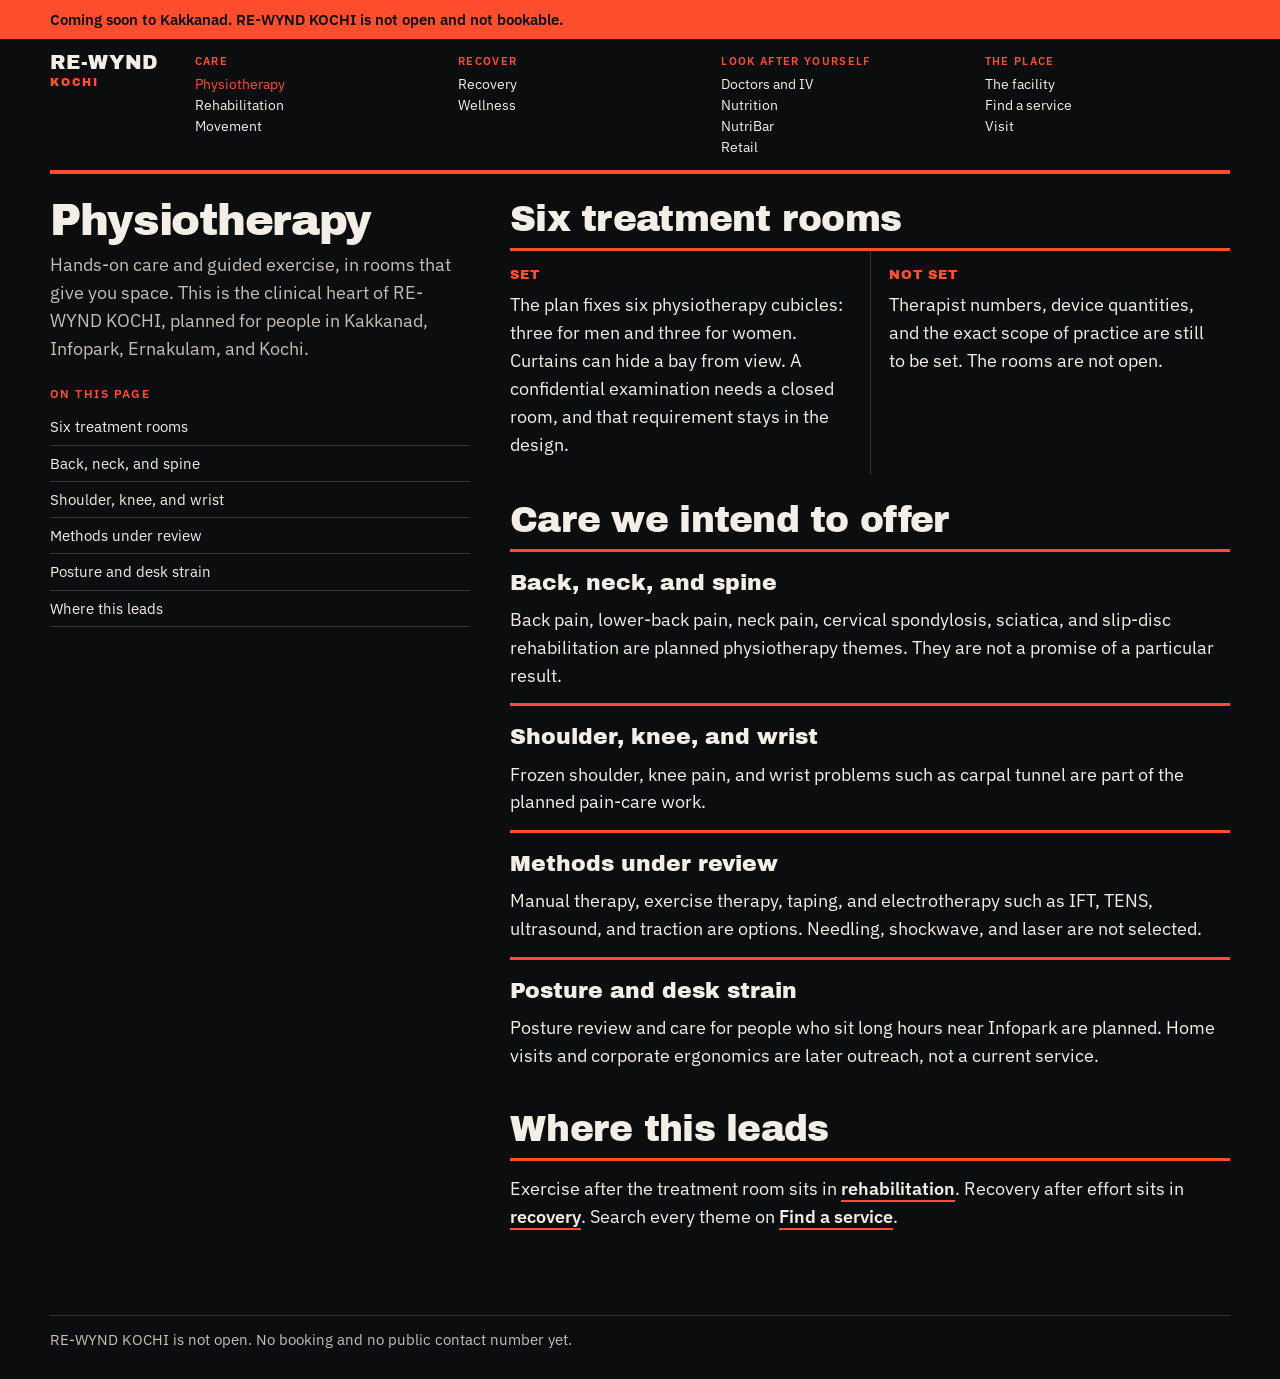
<file: website/physiotherapy.html>
<!doctype html>
<html lang="en">
<head>
  <meta charset="utf-8">
  <meta name="viewport" content="width=device-width, initial-scale=1">
  <title>Physiotherapy in Kakkanad | RE-WYND KOCHI</title>
  <meta name="description" content="Coming soon to Kakkanad. Planned physiotherapy at RE-WYND KOCHI: six private rooms, pain care, spine, neck, knee, and movement. Not open yet.">
  <meta name="theme-color" content="#0c0d0f">
  <meta property="og:title" content="Physiotherapy in Kakkanad | RE-WYND KOCHI">
  <meta property="og:description" content="Coming soon to Kakkanad. Planned physiotherapy at RE-WYND KOCHI: six private rooms, pain care, spine, neck, knee, and movement. Not open yet.">
  <meta property="og:type" content="website">
  <meta name="twitter:card" content="summary">
  <meta name="twitter:title" content="Physiotherapy in Kakkanad | RE-WYND KOCHI">
  <meta name="twitter:description" content="Coming soon to Kakkanad. Planned physiotherapy at RE-WYND KOCHI: six private rooms, pain care, spine, neck, knee, and movement. Not open yet.">
  <link rel="preconnect" href="https://fonts.googleapis.com">
  <link rel="preconnect" href="https://fonts.gstatic.com" crossorigin>
  <link href="https://fonts.googleapis.com/css2?family=Archivo+Black&family=IBM+Plex+Sans:wght@400;500;600&display=swap" rel="stylesheet">
  <link rel="icon" href="data:image/svg+xml,%3Csvg xmlns='http://www.w3.org/2000/svg' viewBox='0 0 32 32'%3E%3Crect fill='%230c0d0f' width='32' height='32'/%3E%3Crect fill='%23ff4d2e' y='26' width='32' height='6'/%3E%3C/svg%3E">
  <link rel="stylesheet" href="assets/styles.css">
</head>
<body>
  <a class="skip" href="#content">Skip to content</a>
  <div class="soon" role="status"><p>Coming soon to Kakkanad. RE-WYND KOCHI is not open and not bookable.</p></div>
  <header class="site">
    <a class="brand" href="index.html"><strong>RE-WYND</strong><span>KOCHI</span></a>
    <nav class="primary" aria-label="Primary">
      <div>
        <p class="nav-label">Care</p>
        <a href="physiotherapy.html" aria-current="page">Physiotherapy</a>
        <a href="rehabilitation.html">Rehabilitation</a>
        <a href="movement.html">Movement</a>
      </div>
      <div>
        <p class="nav-label">Recover</p>
        <a href="recovery.html">Recovery</a>
        <a href="wellness.html">Wellness</a>
      </div>
      <div>
        <p class="nav-label">Look after yourself</p>
        <a href="medical.html">Doctors and IV</a>
        <a href="nutrition.html">Nutrition</a>
        <a href="nutribar.html">NutriBar</a>
        <a href="retail.html">Retail</a>
      </div>
      <div>
        <p class="nav-label">The place</p>
        <a href="facility.html">The facility</a>
        <a href="services.html">Find a service</a>
        <a href="visit.html">Visit</a>
      </div>
    </nav>
  </header>
  <main class="read" id="content">
    <aside class="rail">
      <h1>Physiotherapy</h1>
      <p class="lede">Hands-on care and guided exercise, in rooms that give you space. This is the clinical heart of RE-WYND KOCHI, planned for people in Kakkanad, Infopark, Ernakulam, and Kochi.</p>
      <nav class="onpage" aria-label="On this page">
        <p>On this page</p>
        <a href="#rooms">Six treatment rooms</a>
        <a href="#back-pain">Back, neck, and spine</a>
        <a href="#joints">Shoulder, knee, and wrist</a>
        <a href="#methods">Methods under review</a>
        <a href="#posture">Posture and desk strain</a>
        <a href="#next">Where this leads</a>
      </nav>
    </aside>
    <div class="column">
      <section aria-labelledby="rooms">
        <h2 id="rooms">Six treatment rooms</h2>
        <div class="pair">
          <div>
            <p class="pair-label">Set</p>
            <p>The plan fixes six physiotherapy cubicles: three for men and three for women. Curtains can hide a bay from view. A confidential examination needs a closed room, and that requirement stays in the design.</p>
          </div>
          <div>
            <p class="pair-label">Not set</p>
            <p>Therapist numbers, device quantities, and the exact scope of practice are still to be set. The rooms are not open.</p>
          </div>
        </div>
      </section>
      <section class="themes" aria-labelledby="care">
        <h2 id="care">Care we intend to offer</h2>
        <article id="back-pain">
          <h3>Back, neck, and spine</h3>
          <p>Back pain, lower-back pain, neck pain, cervical spondylosis, sciatica, and slip-disc rehabilitation are planned physiotherapy themes. They are not a promise of a particular result.</p>
        </article>
        <article id="joints">
          <h3>Shoulder, knee, and wrist</h3>
          <p>Frozen shoulder, knee pain, and wrist problems such as carpal tunnel are part of the planned pain-care work.</p>
        </article>
        <article id="methods">
          <h3>Methods under review</h3>
          <p>Manual therapy, exercise therapy, taping, and electrotherapy such as IFT, TENS, ultrasound, and traction are options. Needling, shockwave, and laser are not selected.</p>
        </article>
        <article id="posture">
          <h3>Posture and desk strain</h3>
          <p>Posture review and care for people who sit long hours near Infopark are planned. Home visits and corporate ergonomics are later outreach, not a current service.</p>
        </article>
      </section>
      <section aria-labelledby="next">
        <h2 id="next">Where this leads</h2>
        <p class="handoff">Exercise after the treatment room sits in <a href="rehabilitation.html">rehabilitation</a>. Recovery after effort sits in <a href="recovery.html">recovery</a>. Search every theme on <a href="services.html">Find a service</a>.</p>
      </section>
    </div>
  </main>
  <footer class="site">
    <p>RE-WYND KOCHI is not open. No booking and no public contact number yet.</p>
  </footer>
</body>
</html>
</file>
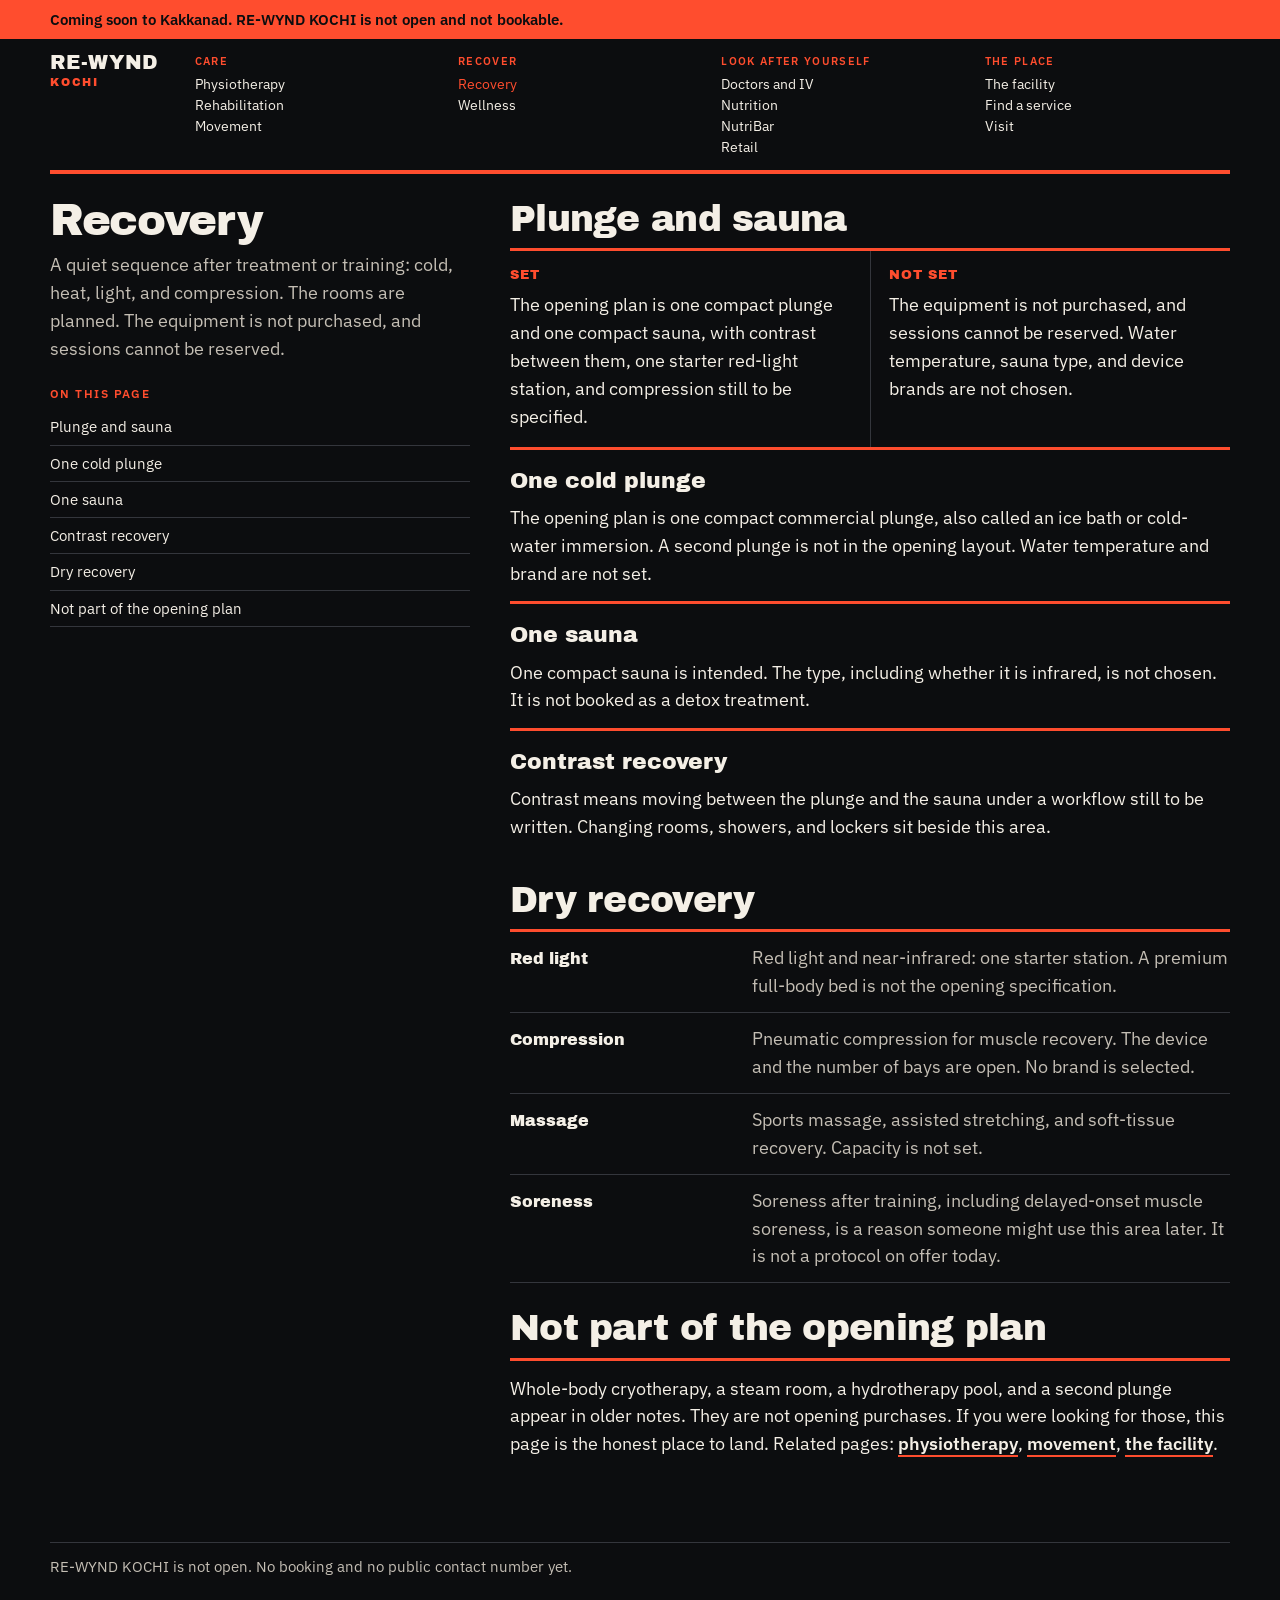
<file: website/recovery.html>
<!doctype html>
<html lang="en">
<head>
  <meta charset="utf-8">
  <meta name="viewport" content="width=device-width, initial-scale=1">
  <title>Cold plunge, sauna and recovery | RE-WYND KOCHI</title>
  <meta name="description" content="Coming soon to Kakkanad. RE-WYND KOCHI plans one cold plunge, one sauna, contrast recovery, red light and compression. Not open yet.">
  <meta name="theme-color" content="#0c0d0f">
  <meta property="og:title" content="Cold plunge, sauna and recovery | RE-WYND KOCHI">
  <meta property="og:description" content="Coming soon to Kakkanad. RE-WYND KOCHI plans one cold plunge, one sauna, contrast recovery, red light and compression. Not open yet.">
  <meta property="og:type" content="website">
  <meta name="twitter:card" content="summary">
  <meta name="twitter:title" content="Cold plunge, sauna and recovery | RE-WYND KOCHI">
  <meta name="twitter:description" content="Coming soon to Kakkanad. RE-WYND KOCHI plans one cold plunge, one sauna, contrast recovery, red light and compression. Not open yet.">
  <link rel="preconnect" href="https://fonts.googleapis.com">
  <link rel="preconnect" href="https://fonts.gstatic.com" crossorigin>
  <link href="https://fonts.googleapis.com/css2?family=Archivo+Black&family=IBM+Plex+Sans:wght@400;500;600&display=swap" rel="stylesheet">
  <link rel="icon" href="data:image/svg+xml,%3Csvg xmlns='http://www.w3.org/2000/svg' viewBox='0 0 32 32'%3E%3Crect fill='%230c0d0f' width='32' height='32'/%3E%3Crect fill='%23ff4d2e' y='26' width='32' height='6'/%3E%3C/svg%3E">
  <link rel="stylesheet" href="assets/styles.css">
</head>
<body>
  <a class="skip" href="#content">Skip to content</a>
  <div class="soon" role="status"><p>Coming soon to Kakkanad. RE-WYND KOCHI is not open and not bookable.</p></div>
  <header class="site">
    <a class="brand" href="index.html"><strong>RE-WYND</strong><span>KOCHI</span></a>
    <nav class="primary" aria-label="Primary">
      <div>
        <p class="nav-label">Care</p>
        <a href="physiotherapy.html">Physiotherapy</a>
        <a href="rehabilitation.html">Rehabilitation</a>
        <a href="movement.html">Movement</a>
      </div>
      <div>
        <p class="nav-label">Recover</p>
        <a href="recovery.html" aria-current="page">Recovery</a>
        <a href="wellness.html">Wellness</a>
      </div>
      <div>
        <p class="nav-label">Look after yourself</p>
        <a href="medical.html">Doctors and IV</a>
        <a href="nutrition.html">Nutrition</a>
        <a href="nutribar.html">NutriBar</a>
        <a href="retail.html">Retail</a>
      </div>
      <div>
        <p class="nav-label">The place</p>
        <a href="facility.html">The facility</a>
        <a href="services.html">Find a service</a>
        <a href="visit.html">Visit</a>
      </div>
    </nav>
  </header>
  <main class="read" id="content">
    <aside class="rail">
      <h1>Recovery</h1>
      <p class="lede">A quiet sequence after treatment or training: cold, heat, light, and compression. The rooms are planned. The equipment is not purchased, and sessions cannot be reserved.</p>
      <nav class="onpage" aria-label="On this page">
        <p>On this page</p>
        <a href="#thermal">Plunge and sauna</a>
        <a href="#plunge">One cold plunge</a>
        <a href="#sauna">One sauna</a>
        <a href="#contrast">Contrast recovery</a>
        <a href="#dry">Dry recovery</a>
        <a href="#not-opening">Not part of the opening plan</a>
      </nav>
    </aside>
    <div class="column">
      <section aria-labelledby="thermal">
        <h2 id="thermal">Plunge and sauna</h2>
        <div class="pair">
          <div>
            <p class="pair-label">Set</p>
            <p>The opening plan is one compact plunge and one compact sauna, with contrast between them, one starter red-light station, and compression still to be specified.</p>
          </div>
          <div>
            <p class="pair-label">Not set</p>
            <p>The equipment is not purchased, and sessions cannot be reserved. Water temperature, sauna type, and device brands are not chosen.</p>
          </div>
        </div>
        <div class="themes">
          <article id="plunge">
            <h3>One cold plunge</h3>
            <p>The opening plan is one compact commercial plunge, also called an ice bath or cold-water immersion. A second plunge is not in the opening layout. Water temperature and brand are not set.</p>
          </article>
          <article id="sauna">
            <h3>One sauna</h3>
            <p>One compact sauna is intended. The type, including whether it is infrared, is not chosen. It is not booked as a detox treatment.</p>
          </article>
          <article id="contrast">
            <h3>Contrast recovery</h3>
            <p>Contrast means moving between the plunge and the sauna under a workflow still to be written. Changing rooms, showers, and lockers sit beside this area.</p>
          </article>
        </div>
      </section>
      <section aria-labelledby="dry">
        <h2 id="dry">Dry recovery</h2>
        <ul class="register">
          <li id="red-light"><strong>Red light</strong><span>Red light and near-infrared: one starter station. A premium full-body bed is not the opening specification.</span></li>
          <li id="compression"><strong>Compression</strong><span>Pneumatic compression for muscle recovery. The device and the number of bays are open. No brand is selected.</span></li>
          <li id="massage"><strong>Massage</strong><span>Sports massage, assisted stretching, and soft-tissue recovery. Capacity is not set.</span></li>
          <li id="soreness"><strong>Soreness</strong><span>Soreness after training, including delayed-onset muscle soreness, is a reason someone might use this area later. It is not a protocol on offer today.</span></li>
        </ul>
      </section>
      <section aria-labelledby="not-opening">
        <h2 id="not-opening">Not part of the opening plan</h2>
        <p class="handoff">Whole-body cryotherapy, a steam room, a hydrotherapy pool, and a second plunge appear in older notes. They are not opening purchases. If you were looking for those, this page is the honest place to land. Related pages: <a href="physiotherapy.html">physiotherapy</a>, <a href="movement.html">movement</a>, <a href="facility.html#thermal">the facility</a>.</p>
      </section>
    </div>
  </main>
  <footer class="site">
    <p>RE-WYND KOCHI is not open. No booking and no public contact number yet.</p>
  </footer>
</body>
</html>
</file>
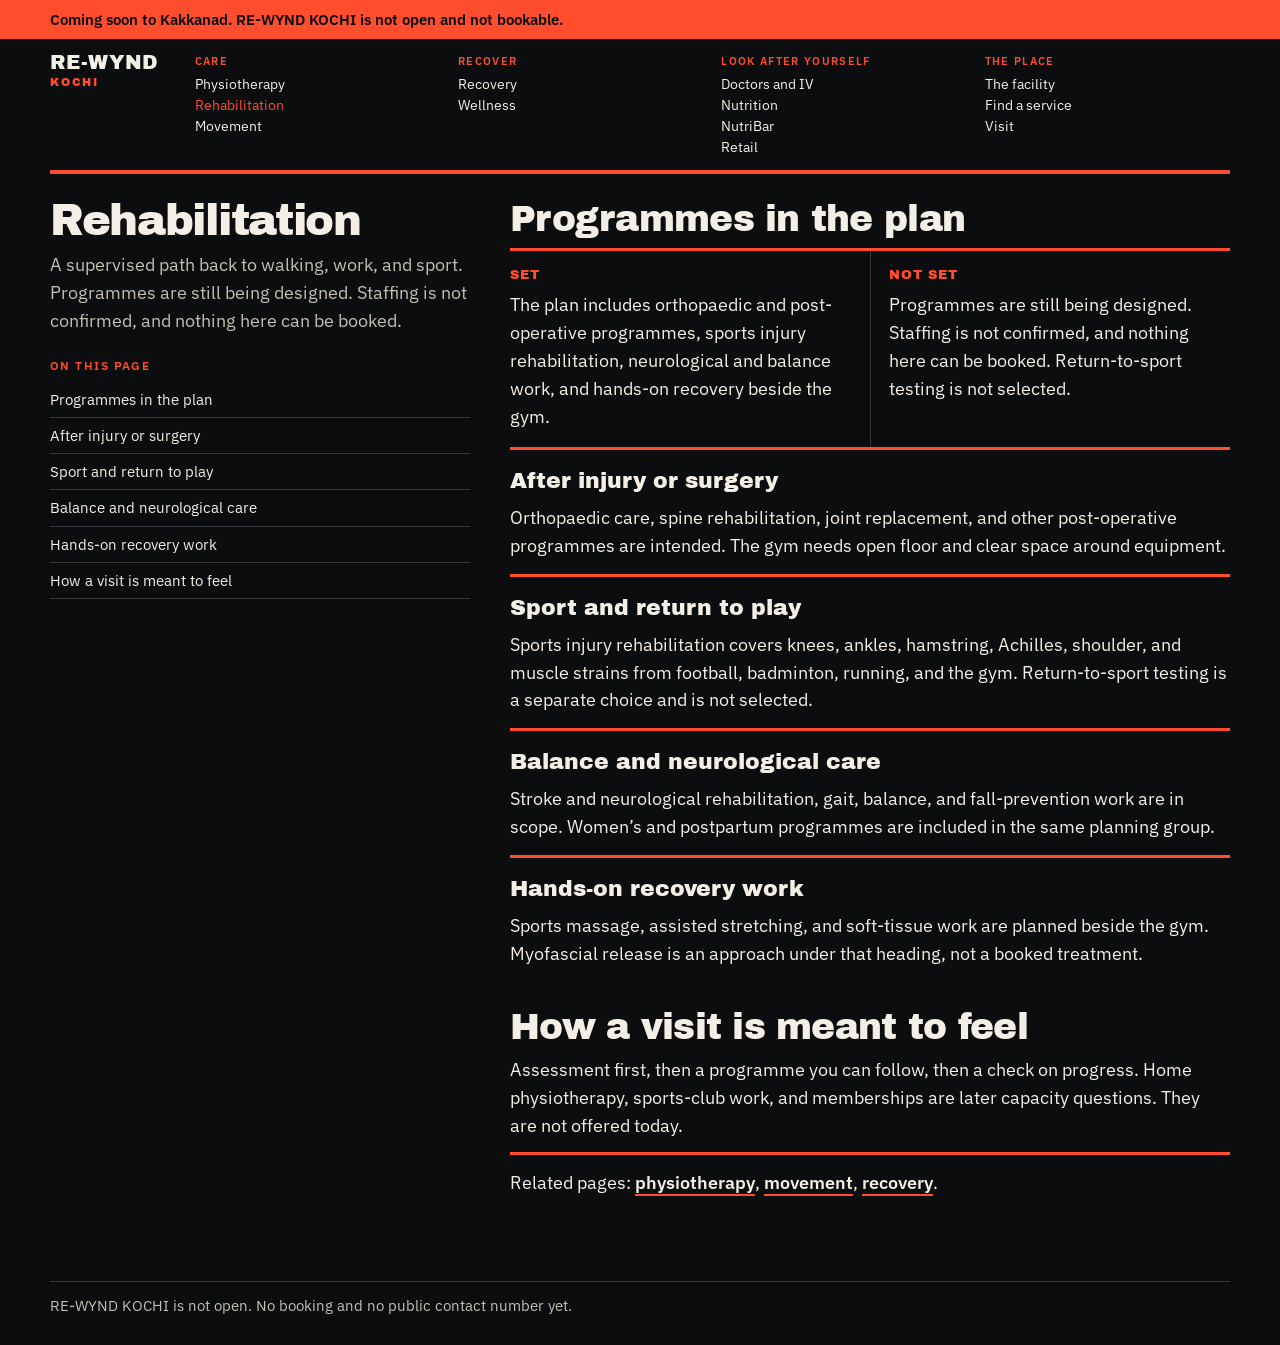
<file: website/rehabilitation.html>
<!doctype html>
<html lang="en">
<head>
  <meta charset="utf-8">
  <meta name="viewport" content="width=device-width, initial-scale=1">
  <title>Rehabilitation and sports injury | RE-WYND KOCHI</title>
  <meta name="description" content="Coming soon to Kakkanad. Planned rehabilitation at RE-WYND KOCHI for surgery, sport, balance, stroke, and return to movement. Not open yet.">
  <meta name="theme-color" content="#0c0d0f">
  <meta property="og:title" content="Rehabilitation and sports injury | RE-WYND KOCHI">
  <meta property="og:description" content="Coming soon to Kakkanad. Planned rehabilitation at RE-WYND KOCHI for surgery, sport, balance, stroke, and return to movement. Not open yet.">
  <meta property="og:type" content="website">
  <meta name="twitter:card" content="summary">
  <meta name="twitter:title" content="Rehabilitation and sports injury | RE-WYND KOCHI">
  <meta name="twitter:description" content="Coming soon to Kakkanad. Planned rehabilitation at RE-WYND KOCHI for surgery, sport, balance, stroke, and return to movement. Not open yet.">
  <link rel="preconnect" href="https://fonts.googleapis.com">
  <link rel="preconnect" href="https://fonts.gstatic.com" crossorigin>
  <link href="https://fonts.googleapis.com/css2?family=Archivo+Black&family=IBM+Plex+Sans:wght@400;500;600&display=swap" rel="stylesheet">
  <link rel="icon" href="data:image/svg+xml,%3Csvg xmlns='http://www.w3.org/2000/svg' viewBox='0 0 32 32'%3E%3Crect fill='%230c0d0f' width='32' height='32'/%3E%3Crect fill='%23ff4d2e' y='26' width='32' height='6'/%3E%3C/svg%3E">
  <link rel="stylesheet" href="assets/styles.css">
</head>
<body>
  <a class="skip" href="#content">Skip to content</a>
  <div class="soon" role="status"><p>Coming soon to Kakkanad. RE-WYND KOCHI is not open and not bookable.</p></div>
  <header class="site">
    <a class="brand" href="index.html"><strong>RE-WYND</strong><span>KOCHI</span></a>
    <nav class="primary" aria-label="Primary">
      <div>
        <p class="nav-label">Care</p>
        <a href="physiotherapy.html">Physiotherapy</a>
        <a href="rehabilitation.html" aria-current="page">Rehabilitation</a>
        <a href="movement.html">Movement</a>
      </div>
      <div>
        <p class="nav-label">Recover</p>
        <a href="recovery.html">Recovery</a>
        <a href="wellness.html">Wellness</a>
      </div>
      <div>
        <p class="nav-label">Look after yourself</p>
        <a href="medical.html">Doctors and IV</a>
        <a href="nutrition.html">Nutrition</a>
        <a href="nutribar.html">NutriBar</a>
        <a href="retail.html">Retail</a>
      </div>
      <div>
        <p class="nav-label">The place</p>
        <a href="facility.html">The facility</a>
        <a href="services.html">Find a service</a>
        <a href="visit.html">Visit</a>
      </div>
    </nav>
  </header>
  <main class="read" id="content">
    <aside class="rail">
      <h1>Rehabilitation</h1>
      <p class="lede">A supervised path back to walking, work, and sport. Programmes are still being designed. Staffing is not confirmed, and nothing here can be booked.</p>
      <nav class="onpage" aria-label="On this page">
        <p>On this page</p>
        <a href="#paths">Programmes in the plan</a>
        <a href="#orthopaedic">After injury or surgery</a>
        <a href="#sport">Sport and return to play</a>
        <a href="#neuro">Balance and neurological care</a>
        <a href="#hands">Hands-on recovery work</a>
        <a href="#feel">How a visit is meant to feel</a>
      </nav>
    </aside>
    <div class="column">
      <section aria-labelledby="paths">
        <h2 id="paths">Programmes in the plan</h2>
        <div class="pair">
          <div>
            <p class="pair-label">Set</p>
            <p>The plan includes orthopaedic and post-operative programmes, sports injury rehabilitation, neurological and balance work, and hands-on recovery beside the gym.</p>
          </div>
          <div>
            <p class="pair-label">Not set</p>
            <p>Programmes are still being designed. Staffing is not confirmed, and nothing here can be booked. Return-to-sport testing is not selected.</p>
          </div>
        </div>
        <div class="themes">
          <article id="orthopaedic">
            <h3>After injury or surgery</h3>
            <p>Orthopaedic care, spine rehabilitation, joint replacement, and other post-operative programmes are intended. The gym needs open floor and clear space around equipment.</p>
          </article>
          <article id="sport">
            <h3>Sport and return to play</h3>
            <p>Sports injury rehabilitation covers knees, ankles, hamstring, Achilles, shoulder, and muscle strains from football, badminton, running, and the gym. Return-to-sport testing is a separate choice and is not selected.</p>
          </article>
          <article id="neuro">
            <h3>Balance and neurological care</h3>
            <p>Stroke and neurological rehabilitation, gait, balance, and fall-prevention work are in scope. Women’s and postpartum programmes are included in the same planning group.</p>
          </article>
          <article id="hands">
            <h3>Hands-on recovery work</h3>
            <p>Sports massage, assisted stretching, and soft-tissue work are planned beside the gym. Myofascial release is an approach under that heading, not a booked treatment.</p>
          </article>
        </div>
      </section>
      <section aria-labelledby="feel">
        <h2 id="feel">How a visit is meant to feel</h2>
        <p>Assessment first, then a programme you can follow, then a check on progress. Home physiotherapy, sports-club work, and memberships are later capacity questions. They are not offered today.</p>
        <p class="handoff">Related pages: <a href="physiotherapy.html">physiotherapy</a>, <a href="movement.html">movement</a>, <a href="recovery.html">recovery</a>.</p>
      </section>
    </div>
  </main>
  <footer class="site">
    <p>RE-WYND KOCHI is not open. No booking and no public contact number yet.</p>
  </footer>
</body>
</html>
</file>
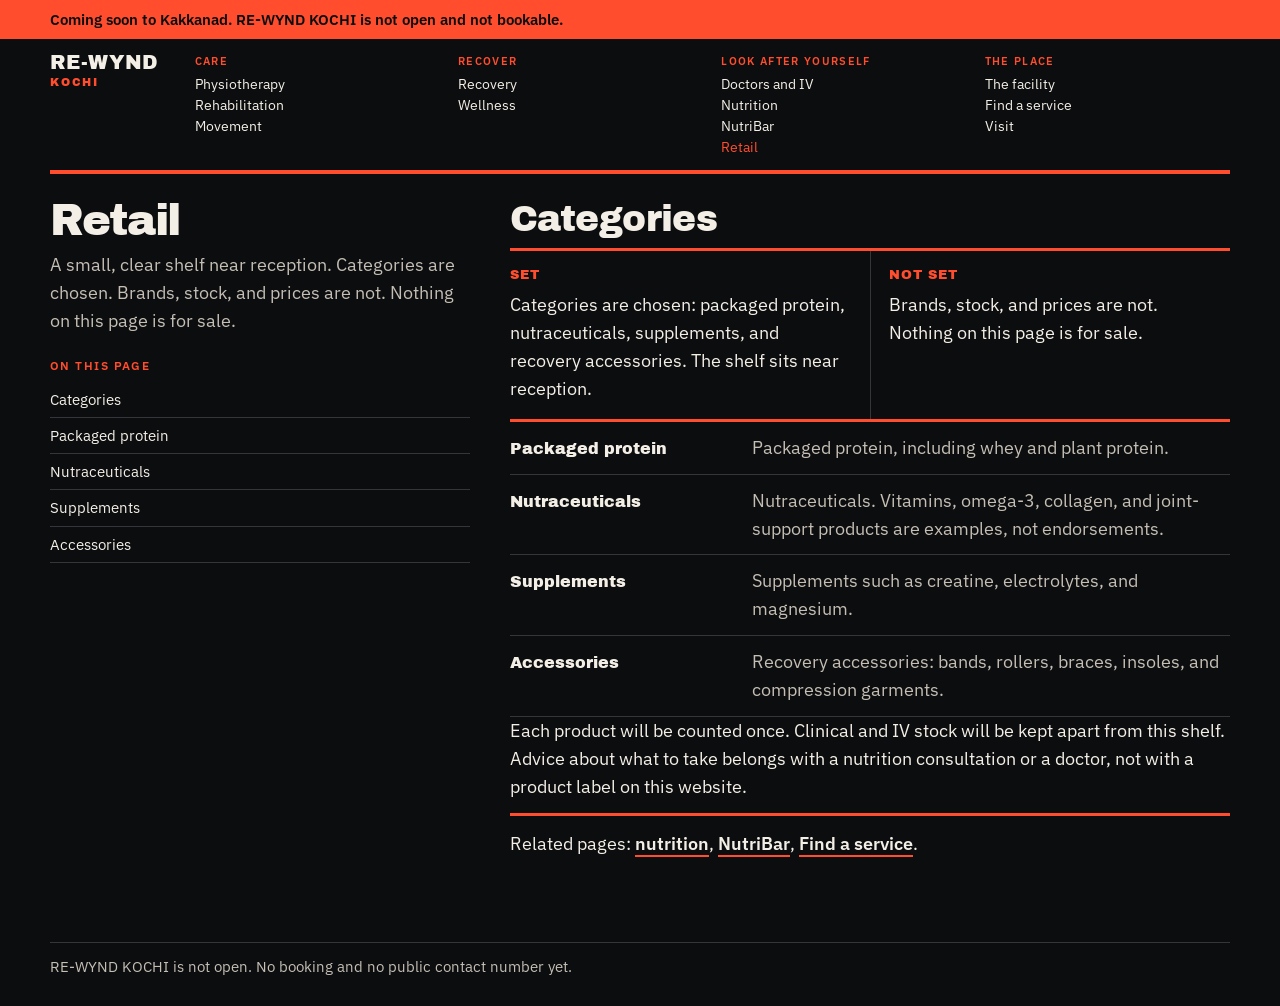
<file: website/retail.html>
<!doctype html>
<html lang="en">
<head>
  <meta charset="utf-8">
  <meta name="viewport" content="width=device-width, initial-scale=1">
  <title>Supplements and protein retail | RE-WYND KOCHI</title>
  <meta name="description" content="Coming soon to Kakkanad. RE-WYND plans a shelf for packaged protein, nutraceuticals, supplements and recovery accessories. Nothing is on sale yet.">
  <meta name="theme-color" content="#0c0d0f">
  <meta property="og:title" content="Supplements and protein retail | RE-WYND KOCHI">
  <meta property="og:description" content="Coming soon to Kakkanad. RE-WYND plans a shelf for packaged protein, nutraceuticals, supplements and recovery accessories. Nothing is on sale yet.">
  <meta property="og:type" content="website">
  <meta name="twitter:card" content="summary">
  <meta name="twitter:title" content="Supplements and protein retail | RE-WYND KOCHI">
  <meta name="twitter:description" content="Coming soon to Kakkanad. RE-WYND plans a shelf for packaged protein, nutraceuticals, supplements and recovery accessories. Nothing is on sale yet.">
  <link rel="preconnect" href="https://fonts.googleapis.com">
  <link rel="preconnect" href="https://fonts.gstatic.com" crossorigin>
  <link href="https://fonts.googleapis.com/css2?family=Archivo+Black&family=IBM+Plex+Sans:wght@400;500;600&display=swap" rel="stylesheet">
  <link rel="icon" href="data:image/svg+xml,%3Csvg xmlns='http://www.w3.org/2000/svg' viewBox='0 0 32 32'%3E%3Crect fill='%230c0d0f' width='32' height='32'/%3E%3Crect fill='%23ff4d2e' y='26' width='32' height='6'/%3E%3C/svg%3E">
  <link rel="stylesheet" href="assets/styles.css">
</head>
<body>
  <a class="skip" href="#content">Skip to content</a>
  <div class="soon" role="status"><p>Coming soon to Kakkanad. RE-WYND KOCHI is not open and not bookable.</p></div>
  <header class="site">
    <a class="brand" href="index.html"><strong>RE-WYND</strong><span>KOCHI</span></a>
    <nav class="primary" aria-label="Primary">
      <div>
        <p class="nav-label">Care</p>
        <a href="physiotherapy.html">Physiotherapy</a>
        <a href="rehabilitation.html">Rehabilitation</a>
        <a href="movement.html">Movement</a>
      </div>
      <div>
        <p class="nav-label">Recover</p>
        <a href="recovery.html">Recovery</a>
        <a href="wellness.html">Wellness</a>
      </div>
      <div>
        <p class="nav-label">Look after yourself</p>
        <a href="medical.html">Doctors and IV</a>
        <a href="nutrition.html">Nutrition</a>
        <a href="nutribar.html">NutriBar</a>
        <a href="retail.html" aria-current="page">Retail</a>
      </div>
      <div>
        <p class="nav-label">The place</p>
        <a href="facility.html">The facility</a>
        <a href="services.html">Find a service</a>
        <a href="visit.html">Visit</a>
      </div>
    </nav>
  </header>
  <main class="read" id="content">
    <aside class="rail">
      <h1>Retail</h1>
      <p class="lede">A small, clear shelf near reception. Categories are chosen. Brands, stock, and prices are not. Nothing on this page is for sale.</p>
      <nav class="onpage" aria-label="On this page">
        <p>On this page</p>
        <a href="#categories">Categories</a>
        <a href="#protein">Packaged protein</a>
        <a href="#nutraceuticals">Nutraceuticals</a>
        <a href="#supplements">Supplements</a>
        <a href="#accessories">Accessories</a>
      </nav>
    </aside>
    <div class="column">
      <section aria-labelledby="categories">
        <h2 id="categories">Categories</h2>
        <div class="pair">
          <div>
            <p class="pair-label">Set</p>
            <p>Categories are chosen: packaged protein, nutraceuticals, supplements, and recovery accessories. The shelf sits near reception.</p>
          </div>
          <div>
            <p class="pair-label">Not set</p>
            <p>Brands, stock, and prices are not. Nothing on this page is for sale.</p>
          </div>
        </div>
        <ul class="register">
          <li id="protein"><strong>Packaged protein</strong><span>Packaged protein, including whey and plant protein.</span></li>
          <li id="nutraceuticals"><strong>Nutraceuticals</strong><span>Nutraceuticals. Vitamins, omega-3, collagen, and joint-support products are examples, not endorsements.</span></li>
          <li id="supplements"><strong>Supplements</strong><span>Supplements such as creatine, electrolytes, and magnesium.</span></li>
          <li id="accessories"><strong>Accessories</strong><span>Recovery accessories: bands, rollers, braces, insoles, and compression garments.</span></li>
        </ul>
        <p>Each product will be counted once. Clinical and IV stock will be kept apart from this shelf. Advice about what to take belongs with a nutrition consultation or a doctor, not with a product label on this website.</p>
        <p class="handoff">Related pages: <a href="nutrition.html">nutrition</a>, <a href="nutribar.html">NutriBar</a>, <a href="services.html">Find a service</a>.</p>
      </section>
    </div>
  </main>
  <footer class="site">
    <p>RE-WYND KOCHI is not open. No booking and no public contact number yet.</p>
  </footer>
</body>
</html>
</file>
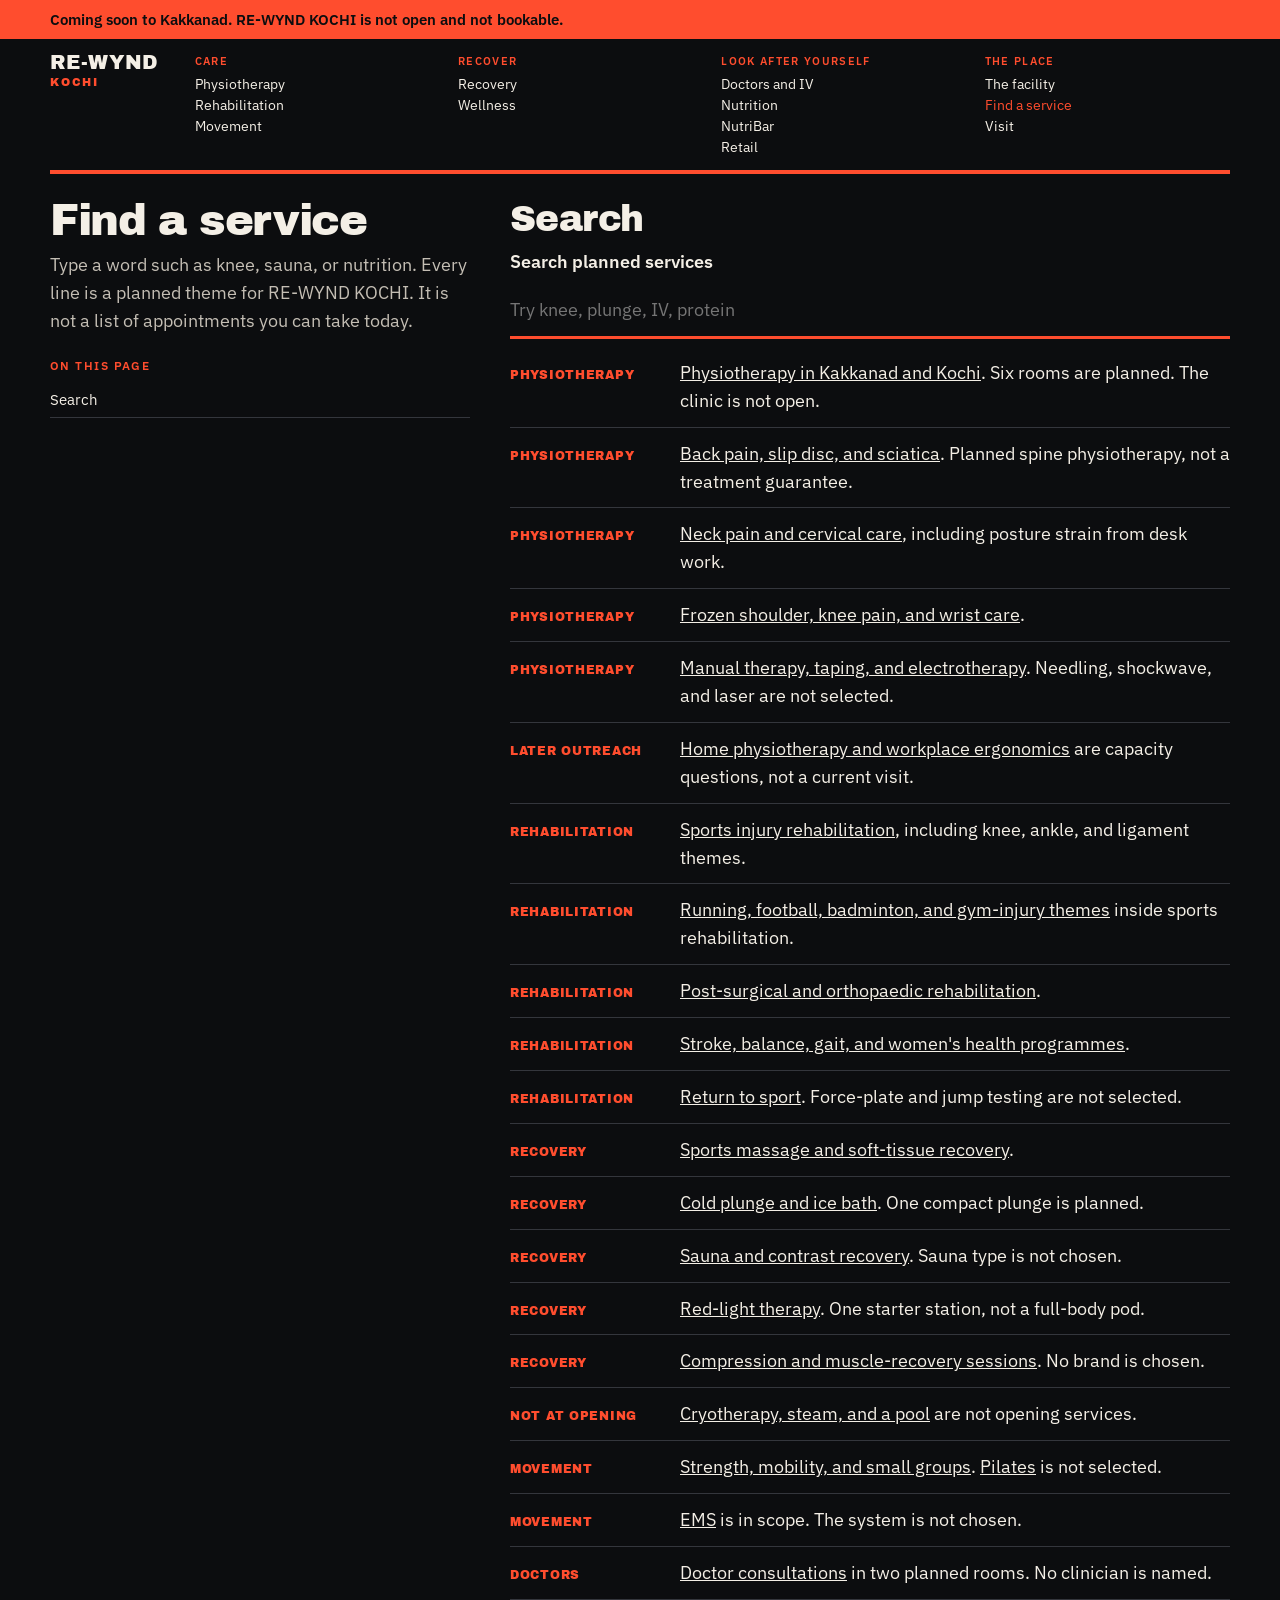
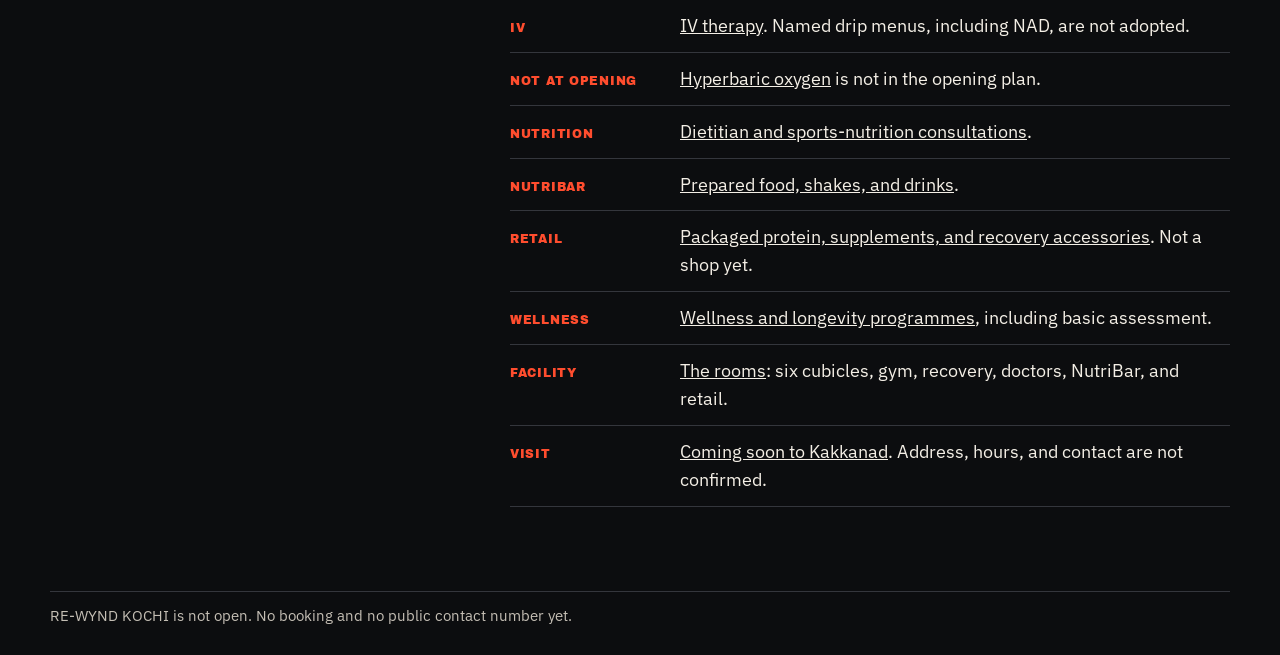
<file: website/services.html>
<!doctype html>
<html lang="en">
<head>
  <meta charset="utf-8">
  <meta name="viewport" content="width=device-width, initial-scale=1">
  <title>Find a planned service | RE-WYND KOCHI</title>
  <meta name="description" content="Search planned services at RE-WYND KOCHI, coming soon to Kakkanad: physiotherapy, sports rehab, plunge, sauna, nutrition, NutriBar and retail.">
  <meta name="theme-color" content="#0c0d0f">
  <meta property="og:title" content="Find a planned service | RE-WYND KOCHI">
  <meta property="og:description" content="Search planned services at RE-WYND KOCHI, coming soon to Kakkanad: physiotherapy, sports rehab, plunge, sauna, nutrition, NutriBar and retail.">
  <meta property="og:type" content="website">
  <meta name="twitter:card" content="summary">
  <meta name="twitter:title" content="Find a planned service | RE-WYND KOCHI">
  <meta name="twitter:description" content="Search planned services at RE-WYND KOCHI, coming soon to Kakkanad: physiotherapy, sports rehab, plunge, sauna, nutrition, NutriBar and retail.">
  <link rel="preconnect" href="https://fonts.googleapis.com">
  <link rel="preconnect" href="https://fonts.gstatic.com" crossorigin>
  <link href="https://fonts.googleapis.com/css2?family=Archivo+Black&family=IBM+Plex+Sans:wght@400;500;600&display=swap" rel="stylesheet">
  <link rel="icon" href="data:image/svg+xml,%3Csvg xmlns='http://www.w3.org/2000/svg' viewBox='0 0 32 32'%3E%3Crect fill='%230c0d0f' width='32' height='32'/%3E%3Crect fill='%23ff4d2e' y='26' width='32' height='6'/%3E%3C/svg%3E">
  <link rel="stylesheet" href="assets/styles.css">
</head>
<body>
  <a class="skip" href="#content">Skip to content</a>
  <div class="soon" role="status"><p>Coming soon to Kakkanad. RE-WYND KOCHI is not open and not bookable.</p></div>
  <header class="site">
    <a class="brand" href="index.html"><strong>RE-WYND</strong><span>KOCHI</span></a>
    <nav class="primary" aria-label="Primary">
      <div>
        <p class="nav-label">Care</p>
        <a href="physiotherapy.html">Physiotherapy</a>
        <a href="rehabilitation.html">Rehabilitation</a>
        <a href="movement.html">Movement</a>
      </div>
      <div>
        <p class="nav-label">Recover</p>
        <a href="recovery.html">Recovery</a>
        <a href="wellness.html">Wellness</a>
      </div>
      <div>
        <p class="nav-label">Look after yourself</p>
        <a href="medical.html">Doctors and IV</a>
        <a href="nutrition.html">Nutrition</a>
        <a href="nutribar.html">NutriBar</a>
        <a href="retail.html">Retail</a>
      </div>
      <div>
        <p class="nav-label">The place</p>
        <a href="facility.html">The facility</a>
        <a href="services.html" aria-current="page">Find a service</a>
        <a href="visit.html">Visit</a>
      </div>
    </nav>
  </header>
  <main class="read" id="content">
    <aside class="rail">
      <h1>Find a service</h1>
      <p class="lede">Type a word such as knee, sauna, or nutrition. Every line is a planned theme for RE-WYND KOCHI. It is not a list of appointments you can take today.</p>
      <nav class="onpage" aria-label="On this page">
        <p>On this page</p>
        <a href="#search-heading">Search</a>
      </nav>
    </aside>
    <div class="column">
      <section aria-labelledby="search-heading">
        <h2 id="search-heading">Search</h2>
        <form class="search" role="search" onsubmit="return false">
          <label for="q">Search planned services</label>
          <input id="q" type="search" placeholder="Try knee, plunge, IV, protein" autocomplete="off">
        </form>
        <p id="empty" class="quiet" hidden>Nothing matches that word. Try physiotherapy, recovery, or nutrition.</p>
        <ul class="catalog" id="catalog">
          <li data-keys="physiotherapy kochi ernakulam kakkanad infopark near me clinic physio">
            <span class="tag">Physiotherapy</span>
            <p><a href="physiotherapy.html">Physiotherapy in Kakkanad and Kochi</a>. Six rooms are planned. The clinic is not open.</p>
          </li>
          <li data-keys="back pain lower back slip disc sciatica spine kakkanad kochi">
            <span class="tag">Physiotherapy</span>
            <p><a href="physiotherapy.html#back-pain">Back pain, slip disc, and sciatica</a>. Planned spine physiotherapy, not a treatment guarantee.</p>
          </li>
          <li data-keys="neck pain cervical spondylosis posture desk infopark">
            <span class="tag">Physiotherapy</span>
            <p><a href="physiotherapy.html#back-pain">Neck pain and cervical care</a>, including posture strain from desk work.</p>
          </li>
          <li data-keys="frozen shoulder knee pain carpal tunnel wrist">
            <span class="tag">Physiotherapy</span>
            <p><a href="physiotherapy.html#joints">Frozen shoulder, knee pain, and wrist care</a>.</p>
          </li>
          <li data-keys="manual therapy electrotherapy ift tens ultrasound traction taping dry needling shockwave laser">
            <span class="tag">Physiotherapy</span>
            <p><a href="physiotherapy.html#methods">Manual therapy, taping, and electrotherapy</a>. Needling, shockwave, and laser are not selected.</p>
          </li>
          <li data-keys="home physiotherapy corporate ergonomics">
            <span class="tag">Later outreach</span>
            <p><a href="physiotherapy.html#posture">Home physiotherapy and workplace ergonomics</a> are capacity questions, not a current visit.</p>
          </li>
          <li data-keys="sports injury sports physiotherapy rehab kakkanad acl ligament meniscus ankle sprain">
            <span class="tag">Rehabilitation</span>
            <p><a href="rehabilitation.html#sport">Sports injury rehabilitation</a>, including knee, ankle, and ligament themes.</p>
          </li>
          <li data-keys="tennis elbow hamstring rotator cuff plantar fasciitis shin splints achilles groin running football badminton gym injury">
            <span class="tag">Rehabilitation</span>
            <p><a href="rehabilitation.html#sport">Running, football, badminton, and gym-injury themes</a> inside sports rehabilitation.</p>
          </li>
          <li data-keys="post surgical orthopedic rehabilitation joint replacement">
            <span class="tag">Rehabilitation</span>
            <p><a href="rehabilitation.html#orthopaedic">Post-surgical and orthopaedic rehabilitation</a>.</p>
          </li>
          <li data-keys="stroke neuro physiotherapy balance gait fall women's postpartum">
            <span class="tag">Rehabilitation</span>
            <p><a href="rehabilitation.html#neuro">Stroke, balance, gait, and women's health programmes</a>.</p>
          </li>
          <li data-keys="return to sport biomechanical assessment kinesiology taping">
            <span class="tag">Rehabilitation</span>
            <p><a href="rehabilitation.html#sport">Return to sport</a>. Force-plate and jump testing are not selected.</p>
          </li>
          <li data-keys="sports massage myofascial release deep tissue">
            <span class="tag">Recovery</span>
            <p><a href="recovery.html#massage">Sports massage and soft-tissue recovery</a>.</p>
          </li>
          <li data-keys="ice bath cold plunge cold water immersion kakkanad kochi">
            <span class="tag">Recovery</span>
            <p><a href="recovery.html#plunge">Cold plunge and ice bath</a>. One compact plunge is planned.</p>
          </li>
          <li data-keys="sauna infrared contrast therapy hot cold">
            <span class="tag">Recovery</span>
            <p><a href="recovery.html#sauna">Sauna and contrast recovery</a>. Sauna type is not chosen.</p>
          </li>
          <li data-keys="red light photobiomodulation near infrared">
            <span class="tag">Recovery</span>
            <p><a href="recovery.html#red-light">Red-light therapy</a>. One starter station, not a full-body pod.</p>
          </li>
          <li data-keys="compression boots pneumatic normatec lymphatic doms muscle recovery">
            <span class="tag">Recovery</span>
            <p><a href="recovery.html#compression">Compression and muscle-recovery sessions</a>. No brand is chosen.</p>
          </li>
          <li data-keys="cryotherapy steam hydrotherapy pool second plunge">
            <span class="tag">Not at opening</span>
            <p><a href="recovery.html#not-opening">Cryotherapy, steam, and a pool</a> are not opening services.</p>
          </li>
          <li data-keys="strength mobility conditioning small group pilates reformer">
            <span class="tag">Movement</span>
            <p><a href="movement.html">Strength, mobility, and small groups</a>. <a href="movement.html#pilates">Pilates</a> is not selected.</p>
          </li>
          <li data-keys="ems electrical muscle stimulation whole body suit">
            <span class="tag">Movement</span>
            <p><a href="movement.html#ems">EMS</a> is in scope. The system is not chosen.</p>
          </li>
          <li data-keys="orthopedic doctor sports medicine pmr physiatrist kakkanad kochi consultation">
            <span class="tag">Doctors</span>
            <p><a href="medical.html">Doctor consultations</a> in two planned rooms. No clinician is named.</p>
          </li>
          <li data-keys="iv drip therapy vitamin infusion immunity athletic recovery myers nad">
            <span class="tag">IV</span>
            <p><a href="medical.html#iv">IV therapy</a>. Named drip menus, including NAD, are not adopted.</p>
          </li>
          <li data-keys="hyperbaric hbot oxygen chamber">
            <span class="tag">Not at opening</span>
            <p><a href="medical.html#hbot">Hyperbaric oxygen</a> is not in the opening plan.</p>
          </li>
          <li data-keys="dietitian clinical nutritionist sports nutrition weight diabetes pcos fatty liver">
            <span class="tag">Nutrition</span>
            <p><a href="nutrition.html">Dietitian and sports-nutrition consultations</a>.</p>
          </li>
          <li data-keys="nutribar protein food shakes snacks meals hydration broth tea">
            <span class="tag">NutriBar</span>
            <p><a href="nutribar.html">Prepared food, shakes, and drinks</a>.</p>
          </li>
          <li data-keys="supplements protein whey creatine electrolytes collagen joint nutraceutical shop store">
            <span class="tag">Retail</span>
            <p><a href="retail.html">Packaged protein, supplements, and recovery accessories</a>. Not a shop yet.</p>
          </li>
          <li data-keys="wellness longevity healthspan executive infopark assessment body composition">
            <span class="tag">Wellness</span>
            <p><a href="wellness.html">Wellness and longevity programmes</a>, including basic assessment.</p>
          </li>
          <li data-keys="facility rooms cubicles gym reception kakkanad 6200">
            <span class="tag">Facility</span>
            <p><a href="facility.html">The rooms</a>: six cubicles, gym, recovery, doctors, NutriBar, and retail.</p>
          </li>
          <li data-keys="visit address hours opening kakkanad kochi ernakulam contact">
            <span class="tag">Visit</span>
            <p><a href="visit.html">Coming soon to Kakkanad</a>. Address, hours, and contact are not confirmed.</p>
          </li>
        </ul>
      </section>
    </div>
  </main>
  <footer class="site">
    <p>RE-WYND KOCHI is not open. No booking and no public contact number yet.</p>
  </footer>
  <script>
    const q = document.getElementById("q");
    const items = Array.from(document.querySelectorAll("#catalog li"));
    const empty = document.getElementById("empty");
    function filter() {
      const v = q.value.trim().toLowerCase();
      let shown = 0;
      for (const li of items) {
        const hay = (li.dataset.keys + " " + li.textContent).toLowerCase();
        const match = !v || hay.includes(v);
        li.hidden = !match;
        if (match) shown += 1;
      }
      empty.hidden = shown !== 0;
    }
    q.addEventListener("input", filter);
  </script>
</body>
</html>
</file>
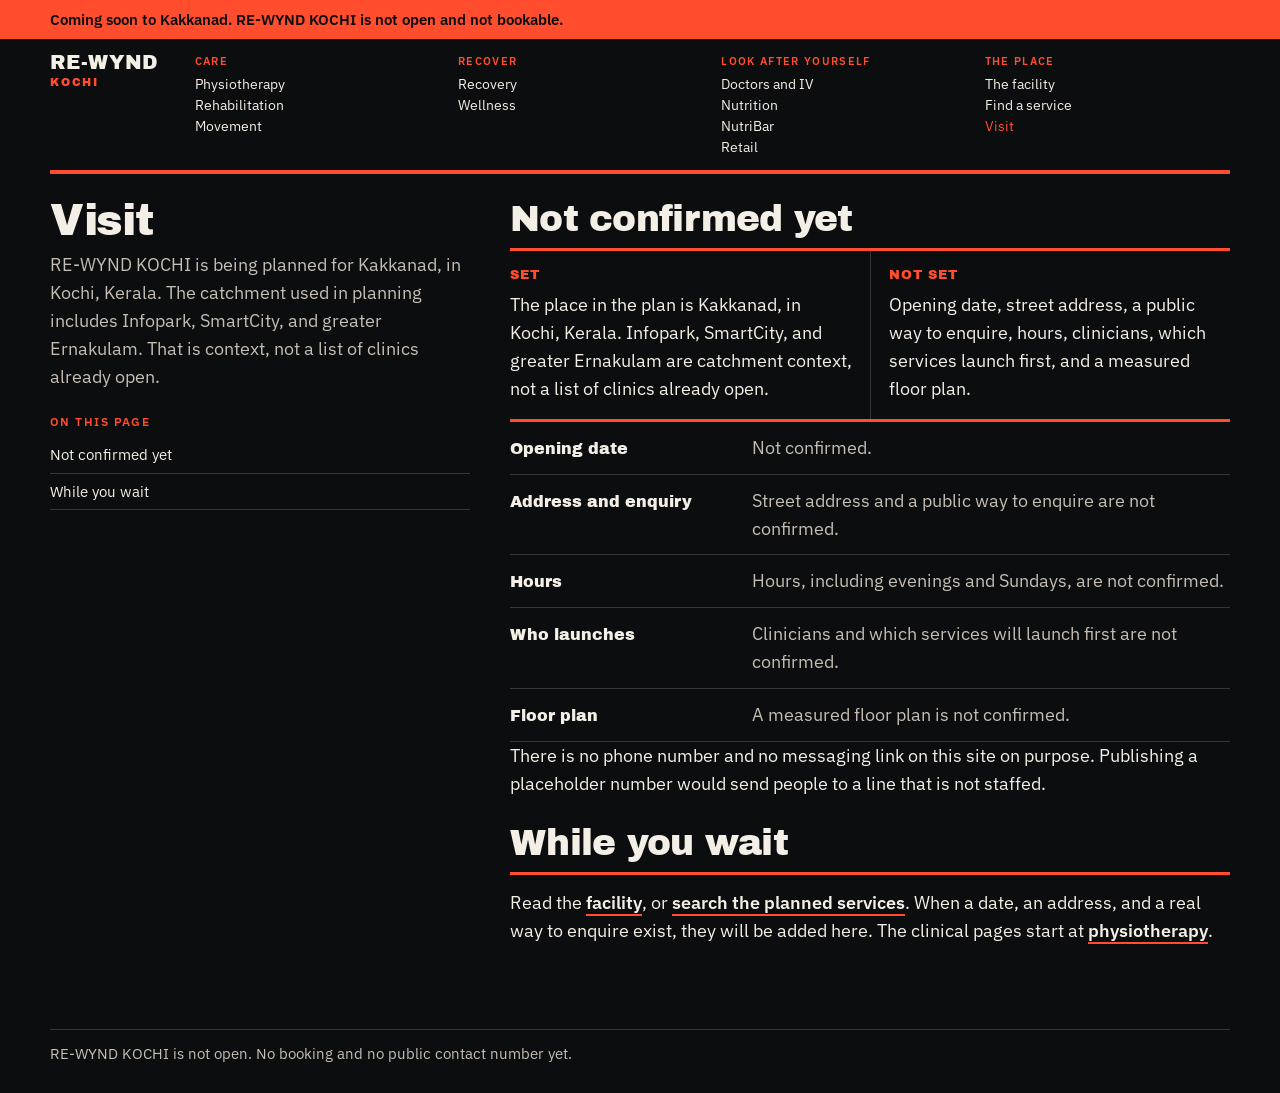
<file: website/visit.html>
<!doctype html>
<html lang="en">
<head>
  <meta charset="utf-8">
  <meta name="viewport" content="width=device-width, initial-scale=1">
  <title>Visit RE-WYND KOCHI | Coming soon to Kakkanad</title>
  <meta name="description" content="RE-WYND KOCHI is coming soon to Kakkanad. Opening date, address, hours, clinicians and contact details are not confirmed.">
  <meta name="theme-color" content="#0c0d0f">
  <meta property="og:title" content="Visit RE-WYND KOCHI | Coming soon to Kakkanad">
  <meta property="og:description" content="RE-WYND KOCHI is coming soon to Kakkanad. Opening date, address, hours, clinicians and contact details are not confirmed.">
  <meta property="og:type" content="website">
  <meta name="twitter:card" content="summary">
  <meta name="twitter:title" content="Visit RE-WYND KOCHI | Coming soon to Kakkanad">
  <meta name="twitter:description" content="RE-WYND KOCHI is coming soon to Kakkanad. Opening date, address, hours, clinicians and contact details are not confirmed.">
  <link rel="preconnect" href="https://fonts.googleapis.com">
  <link rel="preconnect" href="https://fonts.gstatic.com" crossorigin>
  <link href="https://fonts.googleapis.com/css2?family=Archivo+Black&family=IBM+Plex+Sans:wght@400;500;600&display=swap" rel="stylesheet">
  <link rel="icon" href="data:image/svg+xml,%3Csvg xmlns='http://www.w3.org/2000/svg' viewBox='0 0 32 32'%3E%3Crect fill='%230c0d0f' width='32' height='32'/%3E%3Crect fill='%23ff4d2e' y='26' width='32' height='6'/%3E%3C/svg%3E">
  <link rel="stylesheet" href="assets/styles.css">
</head>
<body>
  <a class="skip" href="#content">Skip to content</a>
  <div class="soon" role="status"><p>Coming soon to Kakkanad. RE-WYND KOCHI is not open and not bookable.</p></div>
  <header class="site">
    <a class="brand" href="index.html"><strong>RE-WYND</strong><span>KOCHI</span></a>
    <nav class="primary" aria-label="Primary">
      <div>
        <p class="nav-label">Care</p>
        <a href="physiotherapy.html">Physiotherapy</a>
        <a href="rehabilitation.html">Rehabilitation</a>
        <a href="movement.html">Movement</a>
      </div>
      <div>
        <p class="nav-label">Recover</p>
        <a href="recovery.html">Recovery</a>
        <a href="wellness.html">Wellness</a>
      </div>
      <div>
        <p class="nav-label">Look after yourself</p>
        <a href="medical.html">Doctors and IV</a>
        <a href="nutrition.html">Nutrition</a>
        <a href="nutribar.html">NutriBar</a>
        <a href="retail.html">Retail</a>
      </div>
      <div>
        <p class="nav-label">The place</p>
        <a href="facility.html">The facility</a>
        <a href="services.html">Find a service</a>
        <a href="visit.html" aria-current="page">Visit</a>
      </div>
    </nav>
  </header>
  <main class="read" id="content">
    <aside class="rail">
      <h1>Visit</h1>
      <p class="lede">RE-WYND KOCHI is being planned for Kakkanad, in Kochi, Kerala. The catchment used in planning includes Infopark, SmartCity, and greater Ernakulam. That is context, not a list of clinics already open.</p>
      <nav class="onpage" aria-label="On this page">
        <p>On this page</p>
        <a href="#unconfirmed">Not confirmed yet</a>
        <a href="#wait">While you wait</a>
      </nav>
    </aside>
    <div class="column">
      <section aria-labelledby="unconfirmed">
        <h2 id="unconfirmed">Not confirmed yet</h2>
        <div class="pair">
          <div>
            <p class="pair-label">Set</p>
            <p>The place in the plan is Kakkanad, in Kochi, Kerala. Infopark, SmartCity, and greater Ernakulam are catchment context, not a list of clinics already open.</p>
          </div>
          <div>
            <p class="pair-label">Not set</p>
            <p>Opening date, street address, a public way to enquire, hours, clinicians, which services launch first, and a measured floor plan.</p>
          </div>
        </div>
        <ul class="register">
          <li><strong>Opening date</strong><span>Not confirmed.</span></li>
          <li><strong>Address and enquiry</strong><span>Street address and a public way to enquire are not confirmed.</span></li>
          <li><strong>Hours</strong><span>Hours, including evenings and Sundays, are not confirmed.</span></li>
          <li><strong>Who launches</strong><span>Clinicians and which services will launch first are not confirmed.</span></li>
          <li><strong>Floor plan</strong><span>A measured floor plan is not confirmed.</span></li>
        </ul>
        <p>There is no phone number and no messaging link on this site on purpose. Publishing a placeholder number would send people to a line that is not staffed.</p>
      </section>
      <section aria-labelledby="wait">
        <h2 id="wait">While you wait</h2>
        <p class="handoff">Read the <a href="facility.html">facility</a>, or <a href="services.html">search the planned services</a>. When a date, an address, and a real way to enquire exist, they will be added here. The clinical pages start at <a href="physiotherapy.html">physiotherapy</a>.</p>
      </section>
    </div>
  </main>
  <footer class="site">
    <p>RE-WYND KOCHI is not open. No booking and no public contact number yet.</p>
  </footer>
</body>
</html>
</file>
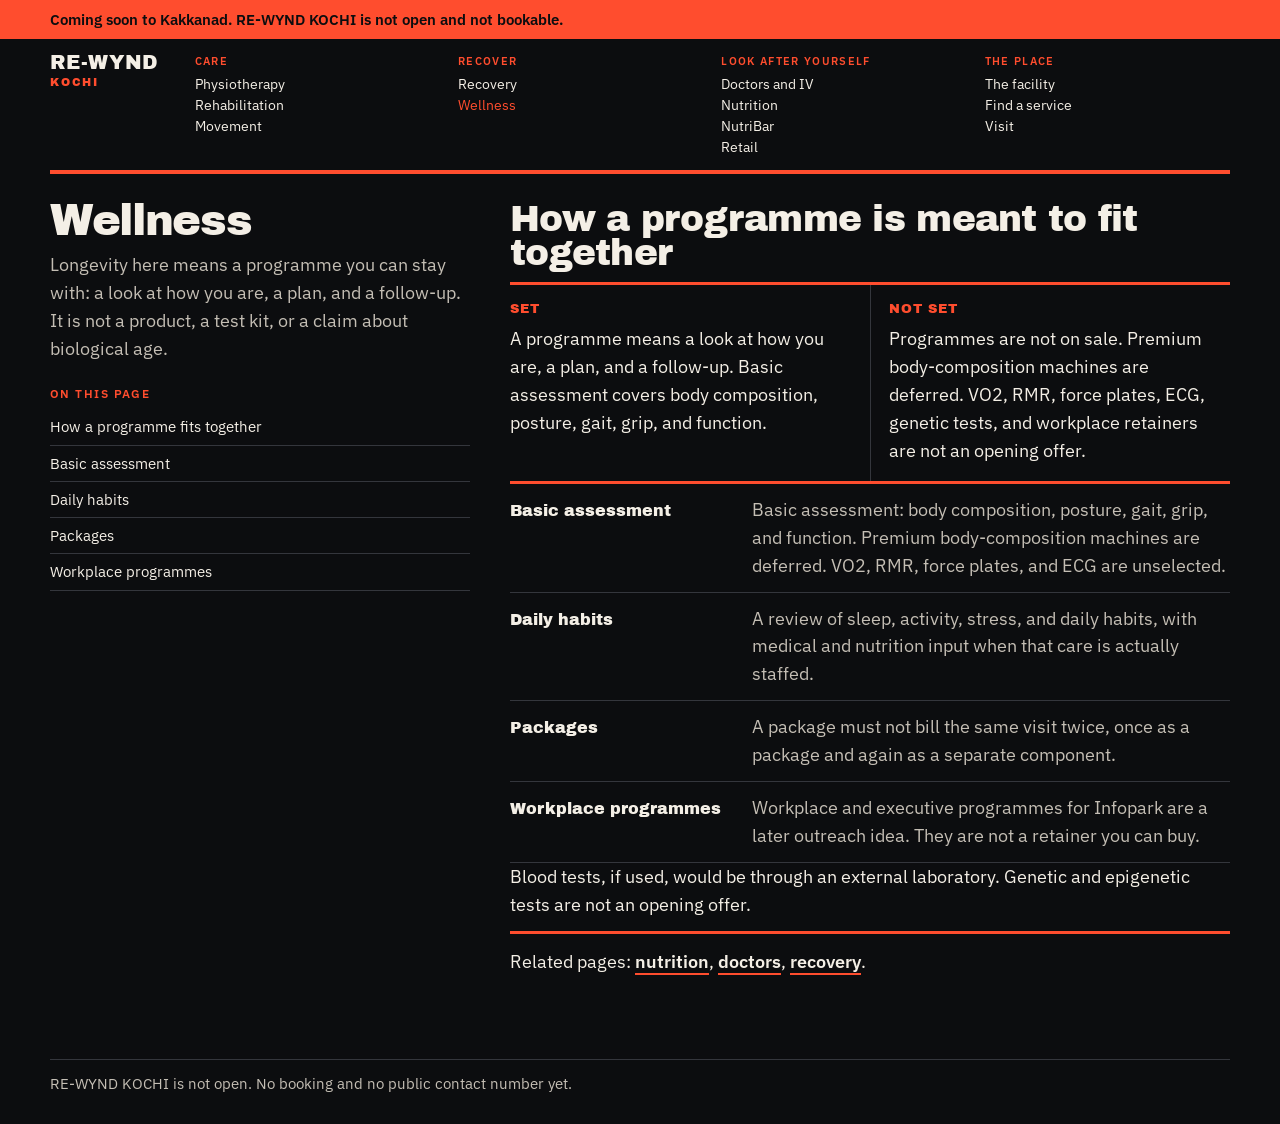
<file: website/wellness.html>
<!doctype html>
<html lang="en">
<head>
  <meta charset="utf-8">
  <meta name="viewport" content="width=device-width, initial-scale=1">
  <title>Wellness and longevity programmes | RE-WYND KOCHI</title>
  <meta name="description" content="Coming soon to Kakkanad. RE-WYND wellness programmes will join assessment, nutrition, strength and recovery. They are not on sale.">
  <meta name="theme-color" content="#0c0d0f">
  <meta property="og:title" content="Wellness and longevity programmes | RE-WYND KOCHI">
  <meta property="og:description" content="Coming soon to Kakkanad. RE-WYND wellness programmes will join assessment, nutrition, strength and recovery. They are not on sale.">
  <meta property="og:type" content="website">
  <meta name="twitter:card" content="summary">
  <meta name="twitter:title" content="Wellness and longevity programmes | RE-WYND KOCHI">
  <meta name="twitter:description" content="Coming soon to Kakkanad. RE-WYND wellness programmes will join assessment, nutrition, strength and recovery. They are not on sale.">
  <link rel="preconnect" href="https://fonts.googleapis.com">
  <link rel="preconnect" href="https://fonts.gstatic.com" crossorigin>
  <link href="https://fonts.googleapis.com/css2?family=Archivo+Black&family=IBM+Plex+Sans:wght@400;500;600&display=swap" rel="stylesheet">
  <link rel="icon" href="data:image/svg+xml,%3Csvg xmlns='http://www.w3.org/2000/svg' viewBox='0 0 32 32'%3E%3Crect fill='%230c0d0f' width='32' height='32'/%3E%3Crect fill='%23ff4d2e' y='26' width='32' height='6'/%3E%3C/svg%3E">
  <link rel="stylesheet" href="assets/styles.css">
</head>
<body>
  <a class="skip" href="#content">Skip to content</a>
  <div class="soon" role="status"><p>Coming soon to Kakkanad. RE-WYND KOCHI is not open and not bookable.</p></div>
  <header class="site">
    <a class="brand" href="index.html"><strong>RE-WYND</strong><span>KOCHI</span></a>
    <nav class="primary" aria-label="Primary">
      <div>
        <p class="nav-label">Care</p>
        <a href="physiotherapy.html">Physiotherapy</a>
        <a href="rehabilitation.html">Rehabilitation</a>
        <a href="movement.html">Movement</a>
      </div>
      <div>
        <p class="nav-label">Recover</p>
        <a href="recovery.html">Recovery</a>
        <a href="wellness.html" aria-current="page">Wellness</a>
      </div>
      <div>
        <p class="nav-label">Look after yourself</p>
        <a href="medical.html">Doctors and IV</a>
        <a href="nutrition.html">Nutrition</a>
        <a href="nutribar.html">NutriBar</a>
        <a href="retail.html">Retail</a>
      </div>
      <div>
        <p class="nav-label">The place</p>
        <a href="facility.html">The facility</a>
        <a href="services.html">Find a service</a>
        <a href="visit.html">Visit</a>
      </div>
    </nav>
  </header>
  <main class="read" id="content">
    <aside class="rail">
      <h1>Wellness</h1>
      <p class="lede">Longevity here means a programme you can stay with: a look at how you are, a plan, and a follow-up. It is not a product, a test kit, or a claim about biological age.</p>
      <nav class="onpage" aria-label="On this page">
        <p>On this page</p>
        <a href="#programme">How a programme fits together</a>
        <a href="#assess">Basic assessment</a>
        <a href="#review">Daily habits</a>
        <a href="#package">Packages</a>
        <a href="#corporate">Workplace programmes</a>
      </nav>
    </aside>
    <div class="column">
      <section aria-labelledby="programme">
        <h2 id="programme">How a programme is meant to fit together</h2>
        <div class="pair">
          <div>
            <p class="pair-label">Set</p>
            <p>A programme means a look at how you are, a plan, and a follow-up. Basic assessment covers body composition, posture, gait, grip, and function.</p>
          </div>
          <div>
            <p class="pair-label">Not set</p>
            <p>Programmes are not on sale. Premium body-composition machines are deferred. VO2, RMR, force plates, ECG, genetic tests, and workplace retainers are not an opening offer.</p>
          </div>
        </div>
        <ul class="register">
          <li id="assess"><strong>Basic assessment</strong><span>Basic assessment: body composition, posture, gait, grip, and function. Premium body-composition machines are deferred. VO2, RMR, force plates, and ECG are unselected.</span></li>
          <li id="review"><strong>Daily habits</strong><span>A review of sleep, activity, stress, and daily habits, with medical and nutrition input when that care is actually staffed.</span></li>
          <li id="package"><strong>Packages</strong><span>A package must not bill the same visit twice, once as a package and again as a separate component.</span></li>
          <li id="corporate"><strong>Workplace programmes</strong><span>Workplace and executive programmes for Infopark are a later outreach idea. They are not a retainer you can buy.</span></li>
        </ul>
        <p>Blood tests, if used, would be through an external laboratory. Genetic and epigenetic tests are not an opening offer.</p>
        <p class="handoff">Related pages: <a href="nutrition.html">nutrition</a>, <a href="medical.html">doctors</a>, <a href="recovery.html">recovery</a>.</p>
      </section>
    </div>
  </main>
  <footer class="site">
    <p>RE-WYND KOCHI is not open. No booking and no public contact number yet.</p>
  </footer>
</body>
</html>
</file>
<file: website/assets/styles.css>
:root {
  --bg: #0c0d0f;
  --ink: #f4efe6;
  --muted: #c4beb4;
  --coral: #ff4d2e;
  --line: #34363c;
  --display: "Archivo Black", Impact, sans-serif;
  --sans: "IBM Plex Sans", "Segoe UI", sans-serif;
}

* { box-sizing: border-box; }
html { scroll-behavior: smooth; }
body {
  margin: 0;
  font: 18px/1.55 var(--sans);
  color: var(--ink);
  background: var(--bg);
}
a { color: var(--ink); }
a:hover { color: var(--coral); }
a:focus-visible, input:focus-visible, .skip:focus {
  outline: 3px solid var(--coral);
  outline-offset: 3px;
}
.skip {
  position: absolute;
  left: 12px;
  top: -48px;
  background: var(--coral);
  color: var(--bg);
  padding: 8px 12px;
  z-index: 5;
  font-weight: 600;
}
.skip:focus { top: 12px; }

.soon { background: var(--coral); color: var(--bg); }
.soon p {
  width: min(1180px, calc(100% - 40px));
  margin: 0 auto;
  padding: 8px 0;
  font-size: 15px;
  font-weight: 600;
}

header.site,
footer.site,
.split,
.read {
  width: min(1180px, calc(100% - 40px));
  margin-inline: auto;
}

header.site {
  display: grid;
  grid-template-columns: auto minmax(0, 1fr);
  gap: 12px 36px;
  align-items: start;
  padding: 14px 0 12px;
  border-bottom: 4px solid var(--coral);
}
.brand { text-decoration: none; color: var(--ink); }
.brand strong {
  display: block;
  font-family: var(--display);
  font-size: 20px;
  font-weight: 400;
  letter-spacing: 0.02em;
  line-height: 0.9;
}
.brand span {
  display: block;
  margin-top: 3px;
  color: var(--coral);
  font-family: var(--display);
  font-size: 11px;
  letter-spacing: 0.16em;
}
nav.primary {
  display: grid;
  grid-template-columns: repeat(4, minmax(0, 1fr));
  gap: 8px 18px;
}
.nav-label {
  margin: 0 0 4px;
  color: var(--coral);
  font-size: 11px;
  font-weight: 600;
  letter-spacing: 0.12em;
  text-transform: uppercase;
}
nav.primary a {
  display: block;
  text-decoration: none;
  font-size: 14px;
  line-height: 1.35;
  padding: 1px 0;
}
nav.primary a[aria-current="page"] { color: var(--coral); }

.split {
  display: grid;
  grid-template-columns: minmax(260px, 0.86fr) minmax(0, 1.2fr);
  gap: 28px 48px;
  align-items: start;
  padding: 28px 0 48px;
}
h1 {
  margin: 0 0 12px;
  font-family: var(--display);
  font-weight: 400;
  font-size: clamp(52px, 6vw, 88px);
  line-height: 0.86;
  letter-spacing: -0.03em;
  overflow-wrap: break-word;
}
h1 span { display: block; color: var(--coral); }
.lede { margin: 0; max-width: 36rem; color: var(--muted); font-size: 18px; }
.note { margin-top: 22px; padding-top: 14px; border-top: 1px solid var(--line); }
.note h2 {
  margin: 0 0 8px;
  font-family: var(--sans);
  font-size: 12px;
  font-weight: 600;
  letter-spacing: 0.12em;
  text-transform: uppercase;
  color: var(--coral);
}
.note p { margin: 0; color: var(--muted); font-size: 15px; }

.bands { display: flex; flex-direction: column; gap: 18px; }
.band h2 {
  margin: 0 0 6px;
  font-family: var(--sans);
  font-size: 12px;
  font-weight: 600;
  letter-spacing: 0.12em;
  text-transform: uppercase;
  color: var(--coral);
}
.band ul {
  list-style: none;
  margin: 0;
  padding: 0;
  border-top: 3px solid var(--coral);
}
.band li { border-bottom: 1px solid var(--line); }
.band a {
  display: grid;
  grid-template-columns: 11.5rem minmax(0, 1fr);
  gap: 8px 14px;
  align-items: baseline;
  padding: 9px 0;
  text-decoration: none;
  color: var(--ink);
}
.band strong {
  font-family: var(--display);
  font-weight: 400;
  font-size: 18px;
  letter-spacing: 0.01em;
}
.band span { color: var(--muted); font-size: 15px; }

.read {
  display: grid;
  grid-template-columns: minmax(280px, 420px) minmax(0, 1fr);
  gap: 36px 40px;
  align-items: start;
  padding: 28px 0 56px;
}
.rail { position: sticky; top: 16px; min-width: 0; }
.column { min-width: 0; }
.rail h1 { font-size: clamp(36px, 3.4vw, 48px); }
.onpage { margin-top: 22px; }
.onpage p {
  margin: 0 0 6px;
  color: var(--coral);
  font-size: 12px;
  font-weight: 600;
  letter-spacing: 0.12em;
  text-transform: uppercase;
}
.onpage a {
  display: block;
  padding: 6px 0;
  border-bottom: 1px solid var(--line);
  text-decoration: none;
  font-size: 15px;
}

.column section { margin: 0 0 28px; }
h2 {
  margin: 0 0 12px;
  font-family: var(--display);
  font-weight: 400;
  font-size: clamp(26px, 3vw, 36px);
  line-height: 0.95;
  letter-spacing: -0.02em;
}
h3 {
  margin: 0 0 6px;
  font-family: var(--display);
  font-weight: 400;
  font-size: 22px;
}
p { margin: 0 0 12px; }
.quiet { color: var(--muted); }

.pair {
  display: grid;
  grid-template-columns: 1fr 1fr;
  border-top: 3px solid var(--coral);
}
.pair > div { padding: 14px 18px 4px 0; }
.pair > div + div {
  padding-left: 18px;
  border-left: 1px solid var(--line);
}
.pair-label {
  margin: 0 0 6px;
  color: var(--coral);
  font-family: var(--display);
  font-size: 13px;
  letter-spacing: 0.08em;
  text-transform: uppercase;
}

.themes article {
  border-top: 3px solid var(--coral);
  padding: 14px 0 2px;
}
.register {
  list-style: none;
  margin: 0;
  padding: 0;
  border-top: 3px solid var(--coral);
}
.register li {
  display: grid;
  grid-template-columns: 14rem minmax(0, 1fr);
  gap: 8px 18px;
  align-items: baseline;
  padding: 12px 0;
  border-bottom: 1px solid var(--line);
}
.register strong {
  font-family: var(--display);
  font-weight: 400;
  font-size: 16px;
}
.register span { color: var(--muted); }

.handoff {
  margin: 0;
  padding-top: 14px;
  border-top: 3px solid var(--coral);
}
.handoff a {
  font-weight: 600;
  text-decoration: none;
  border-bottom: 2px solid var(--coral);
}

.search { display: flex; flex-direction: column; gap: 8px; margin: 0 0 8px; }
.search label { font-weight: 600; }
.search input {
  width: 100%;
  border: 0;
  border-bottom: 3px solid var(--coral);
  border-radius: 0;
  background: transparent;
  color: var(--ink);
  padding: 12px 0;
  font: inherit;
}
.catalog { list-style: none; margin: 8px 0 0; padding: 0; }
.catalog li {
  display: grid;
  grid-template-columns: 9.5rem minmax(0, 1fr);
  gap: 6px 18px;
  align-items: baseline;
  padding: 12px 0;
  border-bottom: 1px solid var(--line);
}
.catalog li[hidden] { display: none; }
.tag {
  color: var(--coral);
  font-family: var(--display);
  font-size: 12px;
  letter-spacing: 0.06em;
  text-transform: uppercase;
}
.catalog p { margin: 0; }

footer.site {
  padding: 0 0 28px;
  color: var(--muted);
  font-size: 15px;
}
footer.site p { margin: 0; padding-top: 12px; border-top: 1px solid var(--line); }

@media (max-width: 980px) {
  nav.primary { grid-template-columns: 1fr 1fr; }
  .split, .read { grid-template-columns: 1fr; }
  .rail { position: static; }
}
@media (max-width: 720px) {
  body { font-size: 17px; }
  header.site { grid-template-columns: 1fr; }
  .band a, .register li, .catalog li, .pair { grid-template-columns: 1fr; }
  .pair > div + div { padding-left: 0; border-left: 0; border-top: 1px solid var(--line); padding-top: 14px; }
  h1 { font-size: clamp(36px, 11vw, 56px); }
}
</file>
